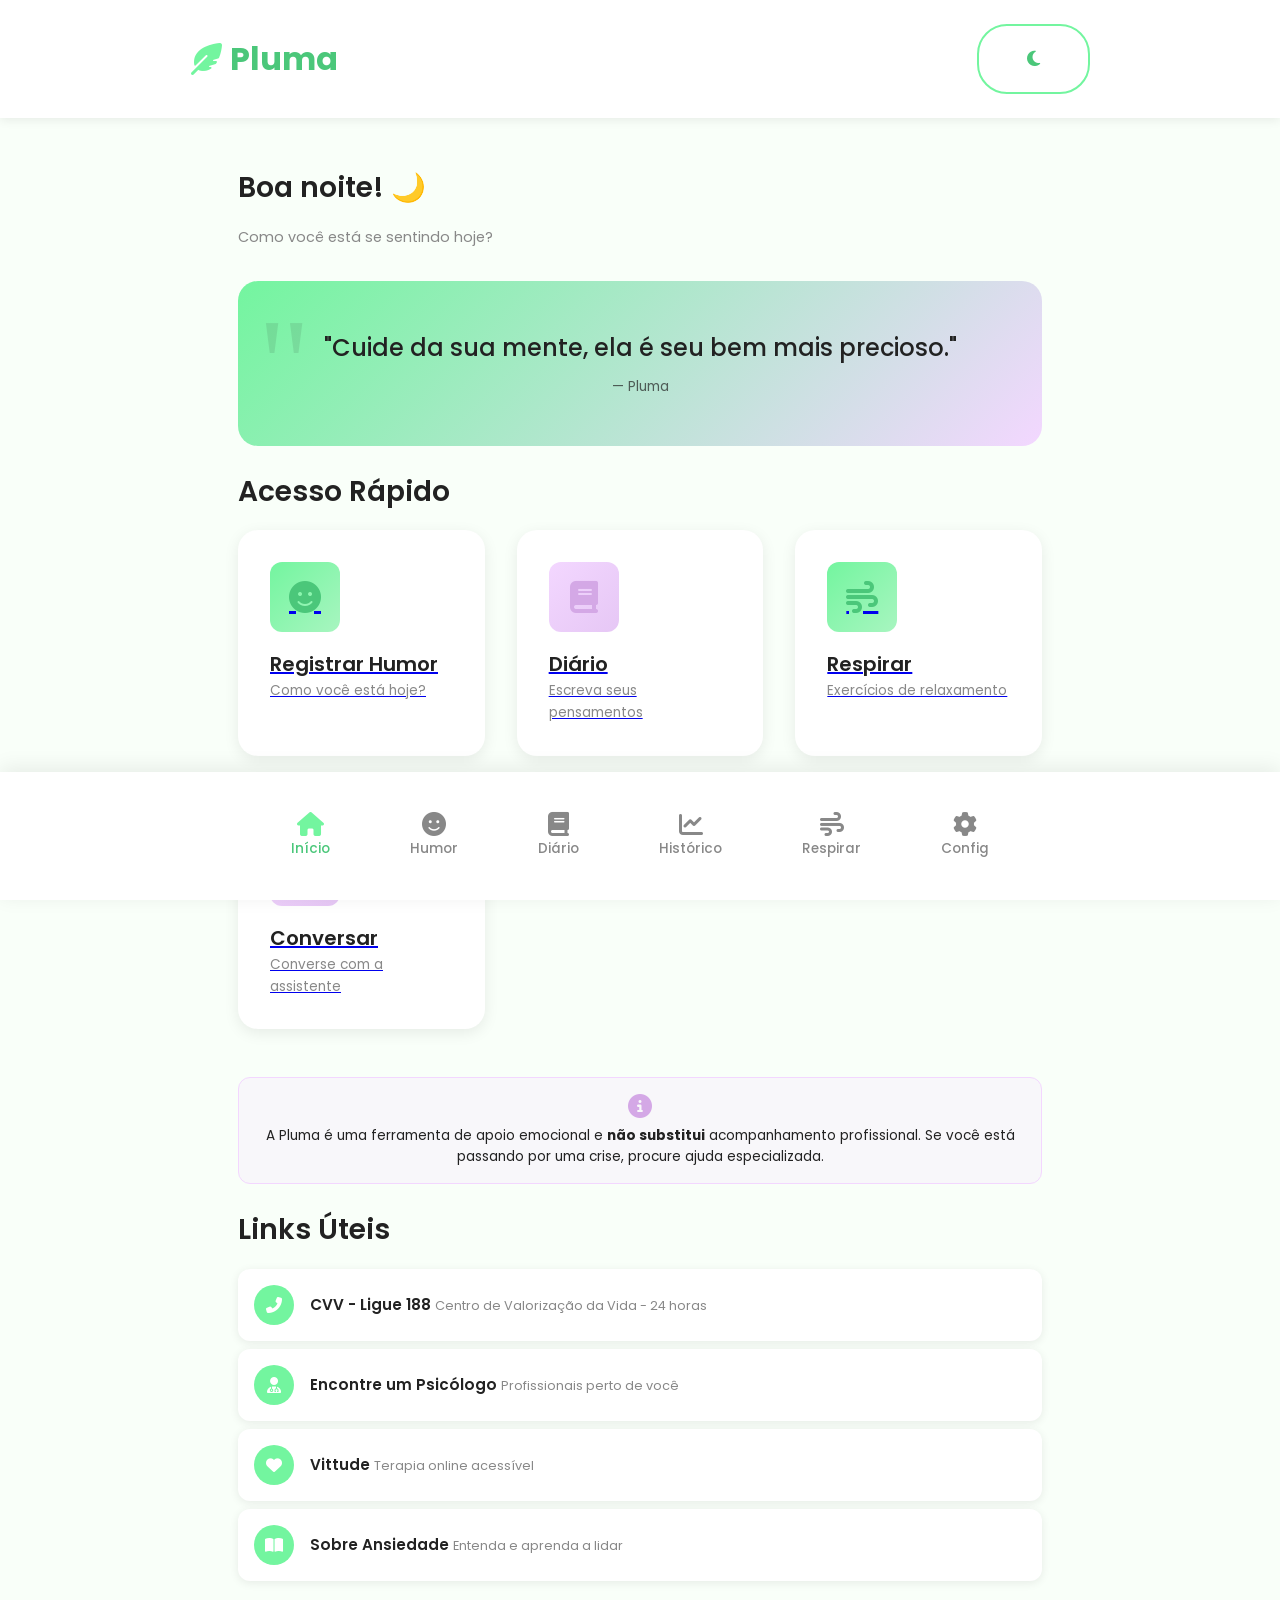
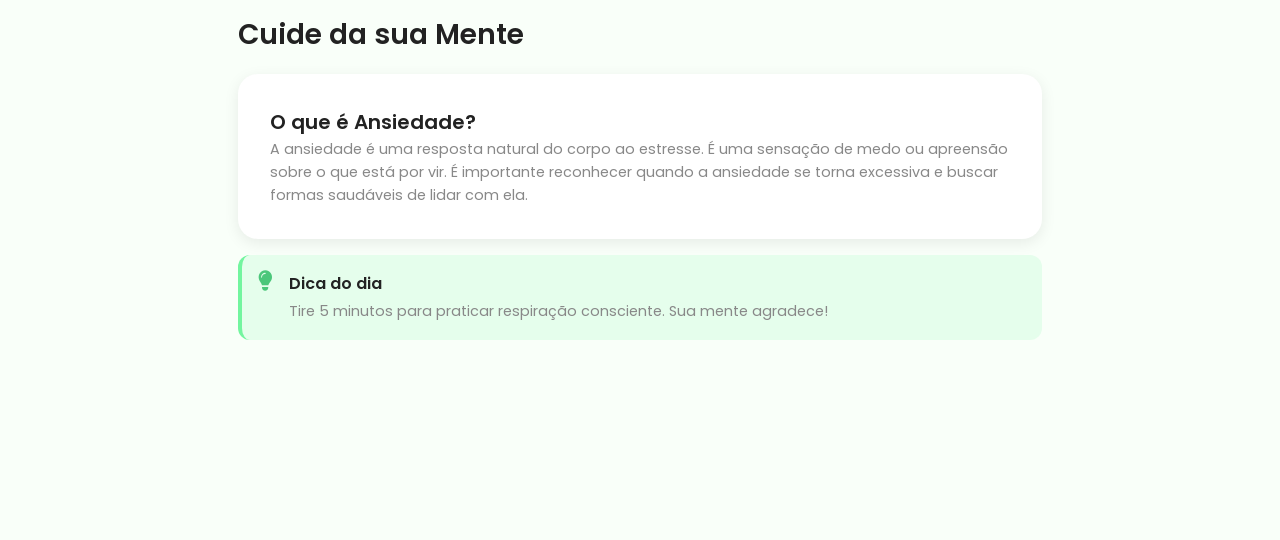
<file: index.html>
<!DOCTYPE html>
<html lang="pt-BR">
<head>
    <meta charset="UTF-8">
    <meta name="viewport" content="width=device-width, initial-scale=1.0, maximum-scale=1.0, user-scalable=no">
    <meta name="description" content="Pluma - Plataforma de apoio emocional e bem-estar. Registre seu humor, escreva seu diário e pratique técnicas de respiração.">
    <meta name="theme-color" content="#73f59f">
    <meta name="apple-mobile-web-app-capable" content="yes">
    <meta name="apple-mobile-web-app-status-bar-style" content="default">
    
    <title>Pluma - Apoio Emocional</title>
    
    <!-- Fonts -->
    <link rel="preconnect" href="https://fonts.googleapis.com">
    <link rel="preconnect" href="https://fonts.gstatic.com" crossorigin>
    <link href="https://fonts.googleapis.com/css2?family=Poppins:wght@300;400;500;600;700&family=Inter:wght@400;500;600&display=swap" rel="stylesheet">
    
    <!-- Font Awesome -->
    <link rel="stylesheet" href="https://cdnjs.cloudflare.com/ajax/libs/font-awesome/6.5.1/css/all.min.css">
    
    <!-- Styles -->
    <link rel="stylesheet" href="css/style.css">
    <link rel="stylesheet" href="css/responsive.css">
</head>
<body>
    <!-- Splash Screen -->
    <div class="splash-screen" id="splashScreen">
        <div class="logo">🪶 Pluma</div>
        <div class="loader"></div>
    </div>

    <!-- Header -->
    <header class="header">
        <div class="header-content">
            <a href="index.html" class="logo">
                <i class="fas fa-feather-alt"></i>
                Pluma
            </a>
            <button class="btn btn-sm btn-outline" id="themeToggle" aria-label="Alternar tema">
                <i class="fas fa-moon"></i>
            </button>
        </div>
    </header>

    <!-- Conteúdo Principal -->
    <main class="container">
        <!-- Saudação -->
        <section class="section fade-in">
            <h1 class="section-title" id="greeting">Olá! 👋</h1>
            <p class="section-subtitle">Como você está se sentindo hoje?</p>
        </section>

        <!-- Mensagem Motivacional -->
        <section class="motivational-box slide-up">
            <p class="motivational-text" id="motivationalQuote">"Cada dia é uma nova oportunidade para cuidar de si mesmo."</p>
            <p class="motivational-author" id="motivationalAuthor">— Pluma</p>
        </section>

        <!-- Acesso Rápido -->
        <section class="section">
            <h2 class="section-title">Acesso Rápido</h2>
            <div class="cards-grid">
                <a href="humor.html" class="card">
                    <div class="card-header">
                        <div class="card-icon verde">
                            <i class="fas fa-smile"></i>
                        </div>
                    </div>
                    <h3 class="card-title">Registrar Humor</h3>
                    <p class="card-subtitle">Como você está hoje?</p>
                </a>
                
                <a href="diario.html" class="card">
                    <div class="card-header">
                        <div class="card-icon lilas">
                            <i class="fas fa-book"></i>
                        </div>
                    </div>
                    <h3 class="card-title">Diário</h3>
                    <p class="card-subtitle">Escreva seus pensamentos</p>
                </a>
                
                <a href="respirar.html" class="card">
                    <div class="card-header">
                        <div class="card-icon verde">
                            <i class="fas fa-wind"></i>
                        </div>
                    </div>
                    <h3 class="card-title">Respirar</h3>
                    <p class="card-subtitle">Exercícios de relaxamento</p>
                </a>
                
                <a href="ia.html" class="card">
                    <div class="card-header">
                        <div class="card-icon lilas">
                            <i class="fas fa-user-doctor"></i>
                        </div>
                    </div>
                    <h3 class="card-title">Conversar</h3>
                    <p class="card-subtitle">Converse com a assistente</p>
                </a>
            </div>
        </section>

        <!-- Aviso Importante -->
        <section class="disclaimer">
            <i class="fas fa-info-circle"></i>
            <p class="disclaimer-text">
                A Pluma é uma ferramenta de apoio emocional e <strong>não substitui</strong> acompanhamento profissional. 
                Se você está passando por uma crise, procure ajuda especializada.
            </p>
        </section>

        <!-- Links Úteis -->
        <section class="section">
            <h2 class="section-title">Links Úteis</h2>
            <div class="useful-links">
                <a href="https://www.cvv.org.br/" target="_blank" rel="noopener noreferrer" class="useful-link">
                    <i class="fas fa-phone-alt"></i>
                    <div class="useful-link-content">
                        <span class="useful-link-title">CVV - Ligue 188</span>
                        <span class="useful-link-description">Centro de Valorização da Vida - 24 horas</span>
                    </div>
                </a>
                
                <a href="https://www.doctoralia.com.br/psicologos" target="_blank" rel="noopener noreferrer" class="useful-link">
                    <i class="fas fa-user-md"></i>
                    <div class="useful-link-content">
                        <span class="useful-link-title">Encontre um Psicólogo</span>
                        <span class="useful-link-description">Profissionais perto de você</span>
                    </div>
                </a>
                
                <a href="https://www.vittude.com/" target="_blank" rel="noopener noreferrer" class="useful-link">
                    <i class="fas fa-heart"></i>
                    <div class="useful-link-content">
                        <span class="useful-link-title">Vittude</span>
                        <span class="useful-link-description">Terapia online acessível</span>
                    </div>
                </a>
                
                <a href="https://www.minhavida.com.br/bem-estar/tudo-sobre/17115-ansiedade" target="_blank" rel="noopener noreferrer" class="useful-link">
                    <i class="fas fa-book-open"></i>
                    <div class="useful-link-content">
                        <span class="useful-link-title">Sobre Ansiedade</span>
                        <span class="useful-link-description">Entenda e aprenda a lidar</span>
                    </div>
                </a>
            </div>
        </section>

        <!-- Conteúdo Informativo -->
        <section class="section">
            <h2 class="section-title">Cuide da sua Mente</h2>
            
            <div class="card">
                <h3 class="card-title">O que é Ansiedade?</h3>
                <p style="font-size: 0.9rem; color: var(--cinza-medio); line-height: 1.6;">
                    A ansiedade é uma resposta natural do corpo ao estresse. É uma sensação de medo ou apreensão 
                    sobre o que está por vir. É importante reconhecer quando a ansiedade se torna excessiva e 
                    buscar formas saudáveis de lidar com ela.
                </p>
            </div>
            
            <div class="alert alert-info">
                <i class="fas fa-lightbulb"></i>
                <div class="alert-content">
                    <p class="alert-title">Dica do dia</p>
                    <p class="alert-text">Tire 5 minutos para praticar respiração consciente. Sua mente agradece!</p>
                </div>
            </div>
        </section>
    </main>

    <!-- Navbar Inferior -->
    <nav class="navbar" aria-label="Navegação principal">
        <div class="navbar-content">
            <a href="index.html" class="nav-item active" aria-current="page">
                <i class="fas fa-home"></i>
                <span>Início</span>
            </a>
            <a href="humor.html" class="nav-item">
                <i class="fas fa-smile"></i>
                <span>Humor</span>
            </a>
            <a href="diario.html" class="nav-item">
                <i class="fas fa-book"></i>
                <span>Diário</span>
            </a>
            <a href="historico.html" class="nav-item">
                <i class="fas fa-chart-line"></i>
                <span>Histórico</span>
            </a>
            <a href="respirar.html" class="nav-item">
                <i class="fas fa-wind"></i>
                <span>Respirar</span>
            </a>
            <a href="config.html" class="nav-item">
                <i class="fas fa-cog"></i>
                <span>Config</span>
            </a>
        </div>
    </nav>

    <!-- Scripts -->
    <script src="js/app.js"></script>
    <script src="js/notificacoes.js"></script>
</body>
</html>
</file>
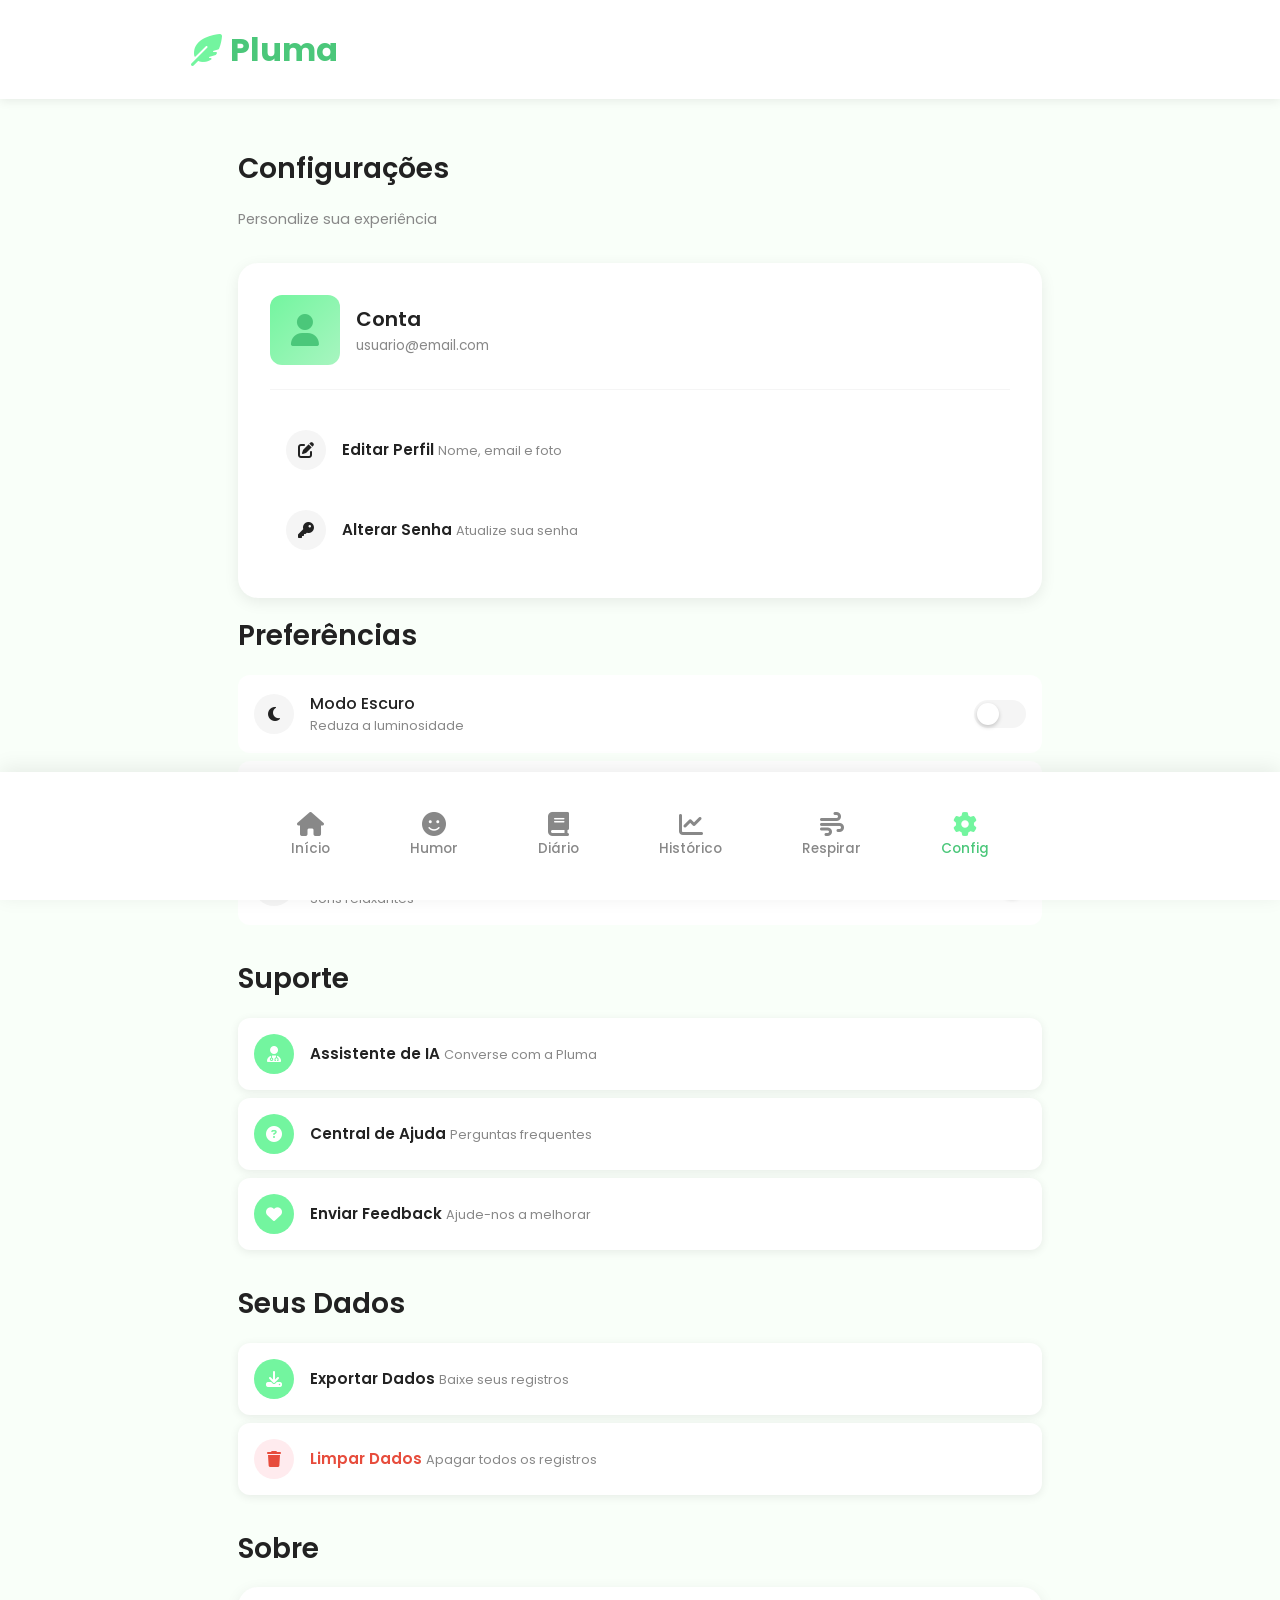
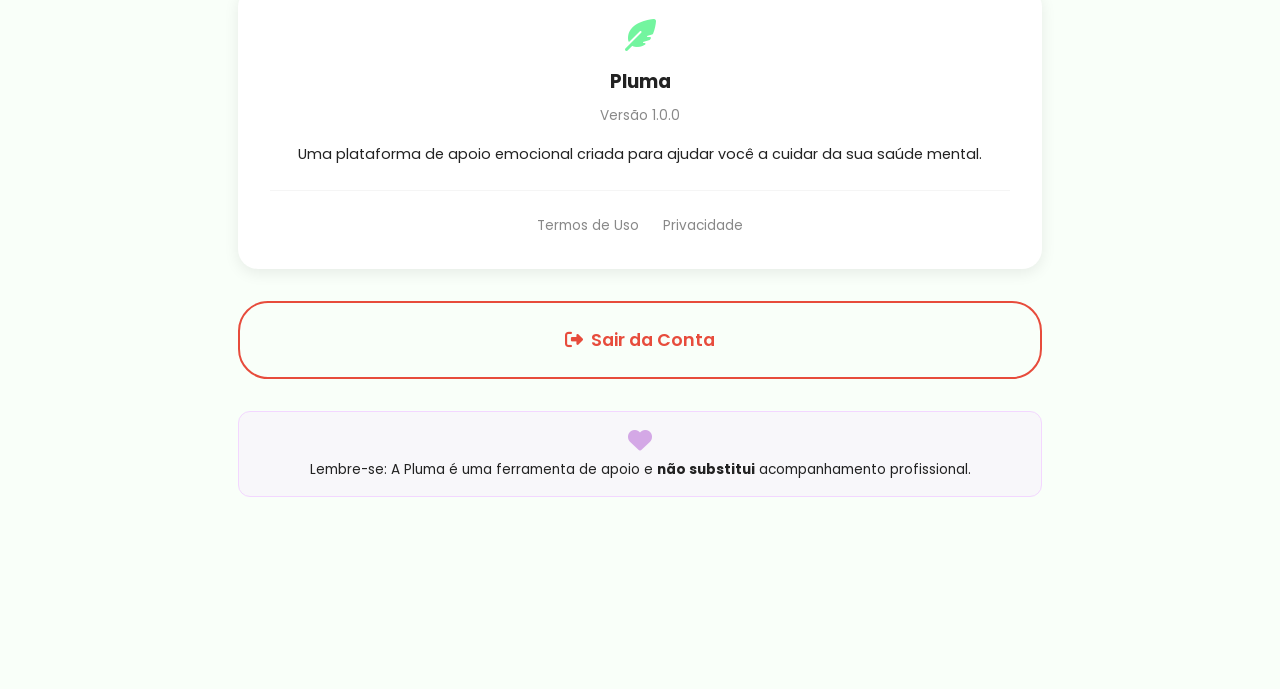
<file: config.html>
<!DOCTYPE html>
<html lang="pt-BR">
<head>
    <meta charset="UTF-8">
    <meta name="viewport" content="width=device-width, initial-scale=1.0, maximum-scale=1.0, user-scalable=no">
    <meta name="description" content="Pluma - Configurações e preferências do aplicativo.">
    <meta name="theme-color" content="#73f59f">
    
    <title>Pluma - Configurações</title>
    
    <!-- Fonts -->
    <link rel="preconnect" href="https://fonts.googleapis.com">
    <link rel="preconnect" href="https://fonts.gstatic.com" crossorigin>
    <link href="https://fonts.googleapis.com/css2?family=Poppins:wght@300;400;500;600;700&family=Inter:wght@400;500;600&display=swap" rel="stylesheet">
    
    <!-- Font Awesome -->
    <link rel="stylesheet" href="https://cdnjs.cloudflare.com/ajax/libs/font-awesome/6.5.1/css/all.min.css">
    
    <!-- Styles -->
    <link rel="stylesheet" href="css/style.css">
    <link rel="stylesheet" href="css/responsive.css">
</head>
<body>
    <!-- Header -->
    <header class="header">
        <div class="header-content">
            <a href="index.html" class="logo">
                <i class="fas fa-feather-alt"></i>
                Pluma
            </a>
        </div>
    </header>

    <!-- Conteúdo Principal -->
    <main class="container">
        <!-- Header da Página -->
        <section class="section fade-in">
            <h1 class="section-title">Configurações</h1>
            <p class="section-subtitle">Personalize sua experiência</p>
        </section>

        <!-- Perfil -->
        <section class="card slide-up">
            <div class="card-header">
                <div class="card-icon verde">
                    <i class="fas fa-user"></i>
                </div>
                <div>
                    <h3 class="card-title">Conta</h3>
                    <p class="card-subtitle" id="userEmail">usuario@email.com</p>
                </div>
            </div>
            <div class="divider"></div>
            <div class="useful-links" style="box-shadow: none;">
                <a href="#" class="useful-link" style="box-shadow: none;" id="editProfile">
                    <i class="fas fa-edit" style="background: var(--cinza-claro); color: var(--texto-escuro);"></i>
                    <div class="useful-link-content">
                        <span class="useful-link-title">Editar Perfil</span>
                        <span class="useful-link-description">Nome, email e foto</span>
                    </div>
                </a>
                <a href="#" class="useful-link" style="box-shadow: none;" id="changePassword">
                    <i class="fas fa-key" style="background: var(--cinza-claro); color: var(--texto-escuro);"></i>
                    <div class="useful-link-content">
                        <span class="useful-link-title">Alterar Senha</span>
                        <span class="useful-link-description">Atualize sua senha</span>
                    </div>
                </a>
            </div>
        </section>

        <!-- Preferências -->
        <section class="section">
            <h2 class="section-title">Preferências</h2>
            
            <!-- Dark Mode -->
            <div class="toggle-wrapper">
                <div class="toggle-label">
                    <i class="fas fa-moon"></i>
                    <div>
                        <span style="font-weight: 500;">Modo Escuro</span>
                        <p style="font-size: 0.8rem; color: var(--cinza-medio);">Reduza a luminosidade</p>
                    </div>
                </div>
                <label class="toggle-switch">
                    <input type="checkbox" id="darkModeToggle">
                    <span class="toggle-slider"></span>
                </label>
            </div>

            <!-- Notificações -->
            <div class="toggle-wrapper">
                <div class="toggle-label">
                    <i class="fas fa-bell"></i>
                    <div>
                        <span style="font-weight: 500;">Notificações</span>
                        <p style="font-size: 0.8rem; color: var(--cinza-medio);">Desligue para não receber nenhum lembrete</p>
                    </div>
                </div>
                <label class="toggle-switch">
                    <input type="checkbox" id="notificationsToggle">
                    <span class="toggle-slider"></span>
                </label>
            </div>

            <!-- Opções de notificação -->
            <div class="notificacoes-opcoes" id="notificacoesOpcoes" hidden>
                <p class="notificacoes-aviso">
                    <i class="fas fa-heart"></i>
                    Enviamos <strong>no máximo 1 lembrete por dia</strong>, no horário que você escolher.
                    Nada é enviado se você desligar esta opção.
                </p>

                <div class="toggle-wrapper">
                    <div class="toggle-label">
                        <i class="fas fa-book"></i>
                        <div>
                            <span style="font-weight: 500;">Reflexões do dia</span>
                            <p style="font-size: 0.8rem; color: var(--cinza-medio);">Sugerir uma escrita no diário</p>
                        </div>
                    </div>
                    <label class="toggle-switch">
                        <input type="checkbox" id="notificacaoDiario">
                        <span class="toggle-slider"></span>
                    </label>
                </div>

                <div class="toggle-wrapper">
                    <div class="toggle-label">
                        <i class="fas fa-smile"></i>
                        <div>
                            <span style="font-weight: 500;">Registro de humor</span>
                            <p style="font-size: 0.8rem; color: var(--cinza-medio);">Sugerir registrar como você está</p>
                        </div>
                    </div>
                    <label class="toggle-switch">
                        <input type="checkbox" id="notificacaoHumor">
                        <span class="toggle-slider"></span>
                    </label>
                </div>

                <div class="toggle-wrapper">
                    <div class="toggle-label">
                        <i class="fas fa-wind"></i>
                        <div>
                            <span style="font-weight: 500;">Respiração 3-4-5</span>
                            <p style="font-size: 0.8rem; color: var(--cinza-medio);">Sugerir um exercício de respiração</p>
                        </div>
                    </div>
                    <label class="toggle-switch">
                        <input type="checkbox" id="notificacaoRespiracao">
                        <span class="toggle-slider"></span>
                    </label>
                </div>

                <div class="form-group">
                    <label class="form-label" for="notificacaoHorario">Horário do lembrete</label>
                    <input type="time" id="notificacaoHorario" class="form-input" value="20:00">
                </div>

                <button class="btn btn-outline btn-block" id="testNotificacaoBtn">
                    <i class="fas fa-paper-plane"></i>
                    Enviar notificação de teste
                </button>

                <p class="notificacoes-status" id="notificacoesStatus"></p>
            </div>

            <!-- Sons -->
            <div class="toggle-wrapper">
                <div class="toggle-label">
                    <i class="fas fa-volume-up"></i>
                    <div>
                        <span style="font-weight: 500;">Sons</span>
                        <p style="font-size: 0.8rem; color: var(--cinza-medio);">Sons relaxantes</p>
                    </div>
                </div>
                <label class="toggle-switch">
                    <input type="checkbox" id="soundsToggle" checked>
                    <span class="toggle-slider"></span>
                </label>
            </div>
        </section>

        <!-- Suporte -->
        <section class="section">
            <h2 class="section-title">Suporte</h2>
            <div class="useful-links">
                <a href="ia.html" class="useful-link">
                    <i class="fas fa-user-doctor"></i>
                    <div class="useful-link-content">
                        <span class="useful-link-title">Assistente de IA</span>
                        <span class="useful-link-description">Converse com a Pluma</span>
                    </div>
                </a>
                <a href="#" class="useful-link" id="helpCenter">
                    <i class="fas fa-question-circle"></i>
                    <div class="useful-link-content">
                        <span class="useful-link-title">Central de Ajuda</span>
                        <span class="useful-link-description">Perguntas frequentes</span>
                    </div>
                </a>
                <a href="#" class="useful-link" id="feedback">
                    <i class="fas fa-heart"></i>
                    <div class="useful-link-content">
                        <span class="useful-link-title">Enviar Feedback</span>
                        <span class="useful-link-description">Ajude-nos a melhorar</span>
                    </div>
                </a>
            </div>
        </section>

        <!-- Dados -->
        <section class="section">
            <h2 class="section-title">Seus Dados</h2>
            <div class="useful-links">
                <a href="#" class="useful-link" id="exportData">
                    <i class="fas fa-download" style="background: var(--verde-claro);"></i>
                    <div class="useful-link-content">
                        <span class="useful-link-title">Exportar Dados</span>
                        <span class="useful-link-description">Baixe seus registros</span>
                    </div>
                </a>
                <a href="#" class="useful-link" id="clearData" style="border-left-color: #e74c3c;">
                    <i class="fas fa-trash" style="background: #ffebee; color: #e74c3c;"></i>
                    <div class="useful-link-content">
                        <span class="useful-link-title" style="color: #e74c3c;">Limpar Dados</span>
                        <span class="useful-link-description">Apagar todos os registros</span>
                    </div>
                </a>
            </div>
        </section>

        <!-- Sobre -->
        <section class="section">
            <h2 class="section-title">Sobre</h2>
            <div class="card" style="text-align: center;">
                <i class="fas fa-feather-alt" style="font-size: 2rem; color: var(--verde-claro); margin-bottom: var(--espacamento-md);"></i>
                <h3 style="margin-bottom: var(--espacamento-sm);">Pluma</h3>
                <p style="font-size: 0.85rem; color: var(--cinza-medio); margin-bottom: var(--espacamento-md);">
                    Versão 1.0.0
                </p>
                <p style="font-size: 0.9rem; color: var(--texto-escuro); line-height: 1.6;">
                    Uma plataforma de apoio emocional criada para ajudar você a cuidar da sua saúde mental.
                </p>
                <div class="divider"></div>
                <div style="display: flex; justify-content: center; gap: var(--espacamento-lg);">
                    <a href="#" style="color: var(--cinza-medio); text-decoration: none; font-size: 0.85rem;">Termos de Uso</a>
                    <a href="#" style="color: var(--cinza-medio); text-decoration: none; font-size: 0.85rem;">Privacidade</a>
                </div>
            </div>
        </section>

        <!-- Logout -->
        <section class="section">
            <button class="btn btn-outline btn-block" id="logoutBtn" style="border-color: #e74c3c; color: #e74c3c;">
                <i class="fas fa-sign-out-alt"></i>
                Sair da Conta
            </button>
        </section>

        <!-- Aviso -->
        <section class="disclaimer" style="margin-top: var(--espacamento-lg);">
            <i class="fas fa-heart"></i>
            <p class="disclaimer-text">
                Lembre-se: A Pluma é uma ferramenta de apoio e <strong>não substitui</strong> acompanhamento profissional.
            </p>
        </section>
    </main>

    <!-- Navbar Inferior -->
    <nav class="navbar" aria-label="Navegação principal">
        <div class="navbar-content">
            <a href="index.html" class="nav-item">
                <i class="fas fa-home"></i>
                <span>Início</span>
            </a>
            <a href="humor.html" class="nav-item">
                <i class="fas fa-smile"></i>
                <span>Humor</span>
            </a>
            <a href="diario.html" class="nav-item">
                <i class="fas fa-book"></i>
                <span>Diário</span>
            </a>
            <a href="historico.html" class="nav-item">
                <i class="fas fa-chart-line"></i>
                <span>Histórico</span>
            </a>
            <a href="respirar.html" class="nav-item">
                <i class="fas fa-wind"></i>
                <span>Respirar</span>
            </a>
            <a href="config.html" class="nav-item active" aria-current="page">
                <i class="fas fa-cog"></i>
                <span>Config</span>
            </a>
        </div>
    </nav>

    <!-- Scripts -->
    <script src="js/app.js"></script>
    <script src="js/notificacoes.js"></script>
    <script>
        // Configurações da página
        document.addEventListener('DOMContentLoaded', function() {
            // Dark Mode Toggle
            const darkModeToggle = document.getElementById('darkModeToggle');
            darkModeToggle.checked = document.documentElement.getAttribute('data-theme') === 'dark';
            
            darkModeToggle.addEventListener('change', function() {
                const theme = this.checked ? 'dark' : 'light';
                document.documentElement.setAttribute('data-theme', theme);
                localStorage.setItem('pluma_theme', theme);
            });

            // Sons Toggle
            const soundsToggle = document.getElementById('soundsToggle');
            soundsToggle.checked = localStorage.getItem('pluma_sounds') !== 'false';
            
            soundsToggle.addEventListener('change', function() {
                localStorage.setItem('pluma_sounds', this.checked);
            });

            // Carregar email do usuário
            const user = JSON.parse(localStorage.getItem('pluma_user') || '{}');
            if (user.email) {
                document.getElementById('userEmail').textContent = user.email;
            }

            // Exportar dados
            document.getElementById('exportData').addEventListener('click', function(e) {
                e.preventDefault();
                const data = {
                    moods: JSON.parse(localStorage.getItem('pluma_moods') || '[]'),
                    diary: JSON.parse(localStorage.getItem('pluma_diary') || '[]'),
                    breathing: JSON.parse(localStorage.getItem('pluma_breathing') || '{}')
                };
                
                const blob = new Blob([JSON.stringify(data, null, 2)], { type: 'application/json' });
                const url = URL.createObjectURL(blob);
                const a = document.createElement('a');
                a.href = url;
                a.download = 'pluma_dados_' + new Date().toISOString().split('T')[0] + '.json';
                a.click();
                URL.revokeObjectURL(url);
                
                alert('Dados exportados com sucesso!');
            });

            // Limpar dados
            document.getElementById('clearData').addEventListener('click', function(e) {
                e.preventDefault();
                if (confirm('Tem certeza que deseja apagar todos os seus dados? Esta ação não pode ser desfeita.')) {
                    localStorage.removeItem('pluma_moods');
                    localStorage.removeItem('pluma_diary');
                    localStorage.removeItem('pluma_breathing');
                    localStorage.removeItem('pluma_notificacoes');
                    localStorage.removeItem('pluma_notificacoes_envio');
                    alert('Dados apagados com sucesso!');
                    location.reload();
                }
            });

            // Logout
            document.getElementById('logoutBtn').addEventListener('click', function() {
                if (confirm('Deseja realmente sair?')) {
                    localStorage.removeItem('pluma_user');
                    localStorage.removeItem('pluma_logged_in');
                    window.location.href = 'login.html';
                }
            });

            // Feedback
            document.getElementById('feedback').addEventListener('click', function(e) {
                e.preventDefault();
                alert('Obrigado pelo interesse! Em breve disponibilizaremos um formulário de feedback.');
            });

            // Central de Ajuda
            document.getElementById('helpCenter').addEventListener('click', function(e) {
                e.preventDefault();
                alert('Central de Ajuda em desenvolvimento. Por enquanto, use o Chat de Apoio!');
            });

            // Editar Perfil
            document.getElementById('editProfile').addEventListener('click', function(e) {
                e.preventDefault();
                const newName = prompt('Digite seu nome:', user.name || '');
                if (newName !== null) {
                    user.name = newName;
                    localStorage.setItem('pluma_user', JSON.stringify(user));
                    alert('Perfil atualizado!');
                }
            });

            // Alterar Senha
            document.getElementById('changePassword').addEventListener('click', function(e) {
                e.preventDefault();
                alert('Funcionalidade de alteração de senha em desenvolvimento.');
            });
        });
    </script>
</body>
</html>
</file>
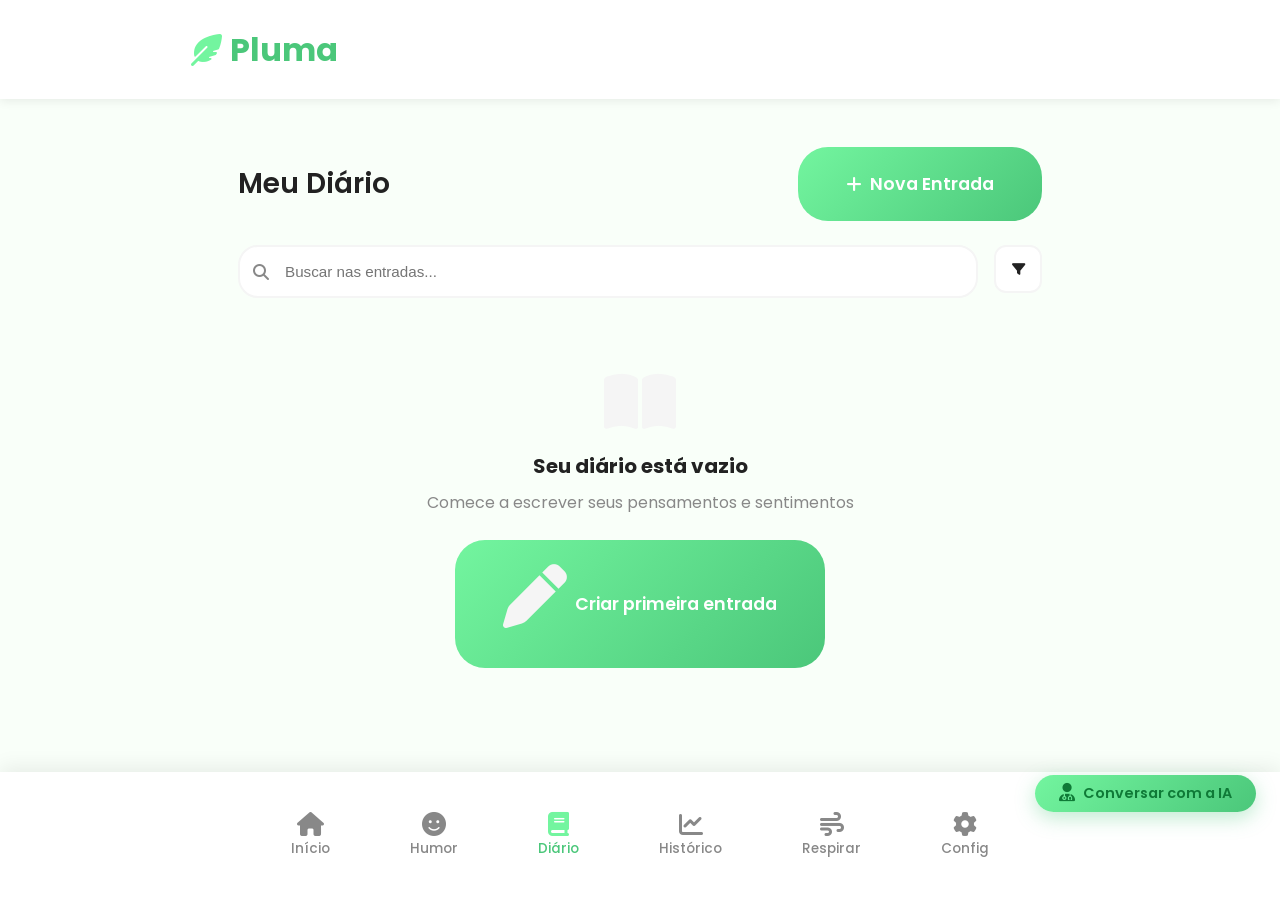
<file: diario.html>
<!DOCTYPE html>
<html lang="pt-BR">
<head>
    <meta charset="UTF-8">
    <meta name="viewport" content="width=device-width, initial-scale=1.0, maximum-scale=1.0, user-scalable=no">
    <meta name="description" content="Pluma - Seu diário emocional. Escreva seus pensamentos e reflexões.">
    <meta name="theme-color" content="#73f59f">
    
    <title>Pluma - Diário Emocional</title>
    
    <!-- Fonts -->
    <link rel="preconnect" href="https://fonts.googleapis.com">
    <link rel="preconnect" href="https://fonts.gstatic.com" crossorigin>
    <link href="https://fonts.googleapis.com/css2?family=Poppins:wght@300;400;500;600;700&family=Inter:wght@400;500;600&display=swap" rel="stylesheet">
    
    <!-- Font Awesome -->
    <link rel="stylesheet" href="https://cdnjs.cloudflare.com/ajax/libs/font-awesome/6.5.1/css/all.min.css">
    
    <!-- Styles -->
    <link rel="stylesheet" href="css/style.css">
    <link rel="stylesheet" href="css/diario.css">
    <link rel="stylesheet" href="css/ia.css">
    <link rel="stylesheet" href="css/responsive.css">
</head>
<body>
    <!-- Header -->
    <header class="header">
        <div class="header-content">
            <a href="index.html" class="logo">
                <i class="fas fa-feather-alt"></i>
                Pluma
            </a>
        </div>
    </header>

    <!-- Conteúdo Principal -->
    <main class="container">
        <!-- Lista de Entradas -->
        <div id="diaryList">
            <!-- Header do Diário -->
            <div class="diary-header">
                <h2>Meu Diário</h2>
                <button class="btn btn-primary new-entry-btn" id="newEntryBtn">
                    <i class="fas fa-plus"></i>
                    Nova Entrada
                </button>
            </div>

            <!-- Filtros -->
            <div class="diary-filters">
                <div class="search-wrapper">
                    <i class="fas fa-search"></i>
                    <input type="text" id="searchInput" placeholder="Buscar nas entradas...">
                </div>
                <button class="filter-btn" id="filterBtn" aria-label="Filtrar">
                    <i class="fas fa-filter"></i>
                </button>
            </div>

            <!-- Entradas do Diário -->
            <div class="diary-entries" id="diaryEntries">
                <!-- Entradas serão inseridas via JavaScript -->
            </div>

            <!-- Estado Vazio -->
            <div class="diary-empty" id="diaryEmpty" style="display: none;">
                <i class="fas fa-book-open"></i>
                <h3>Seu diário está vazio</h3>
                <p>Comece a escrever seus pensamentos e sentimentos</p>
                <button class="btn btn-primary" id="emptyNewEntryBtn">
                    <i class="fas fa-pen"></i>
                    Criar primeira entrada
                </button>
            </div>
        </div>

        <!-- Visualização de Entrada -->
        <div class="entry-view" id="entryView">
            <div class="entry-view-header">
                <button class="back-btn" id="backBtn">
                    <i class="fas fa-arrow-left"></i>
                    Voltar
                </button>
                <div class="entry-actions">
                    <button class="entry-action" id="editEntryBtn">
                        <i class="fas fa-edit"></i>
                    </button>
                    <button class="entry-action delete" id="deleteEntryBtn">
                        <i class="fas fa-trash"></i>
                    </button>
                </div>
            </div>
            <div class="entry-view-content" id="entryViewContent">
                <!-- Conteúdo será inserido via JavaScript -->
            </div>
        </div>
    </main>

    <!-- Modal de Nova/Editar Entrada -->
    <div class="modal-overlay" id="entryModal">
        <div class="modal">
            <div class="modal-header">
                <h3 id="modalTitle">Nova Entrada</h3>
                <button class="modal-close" id="closeModal" aria-label="Fechar">
                    <i class="fas fa-times"></i>
                </button>
            </div>
            <div class="modal-body">
                <form id="entryForm">
                    <!-- Seletor de Emoção -->
                    <div class="emotion-selector">
                        <span class="emotion-selector-label">Como você está se sentindo?</span>
                        <div class="emotion-options" id="emotionOptions">
                            <div class="emotion-option" data-emotion="otimo" title="Ótimo">😄</div>
                            <div class="emotion-option" data-emotion="bem" title="Bem">🙂</div>
                            <div class="emotion-option" data-emotion="mais-ou-menos" title="Mais ou menos">😐</div>
                            <div class="emotion-option" data-emotion="mal" title="Mal">😔</div>
                            <div class="emotion-option" data-emotion="depressivo" title="Depressivo">😢</div>
                            <div class="emotion-option" data-emotion="ansioso" title="Ansioso">😰</div>
                        </div>
                    </div>

                    <!-- Título -->
                    <div class="form-group">
                        <label class="form-label" for="entryTitle">Título</label>
                        <input 
                            type="text" 
                            class="form-input" 
                            id="entryTitle" 
                            placeholder="Dê um título para esta entrada..."
                            maxlength="100"
                            required
                        >
                    </div>

<!-- Texto -->
                    <div class="form-group">
                        <label class="form-label" for="entryText">O que está na sua mente?</label>
                        <textarea 
                            class="form-textarea" 
                            id="entryText" 
                            placeholder="Escreva livremente seus pensamentos, sentimentos, reflexões..."
                            rows="6"
                        ></textarea>
                        <small class="form-hint">Opcional: você pode escrever livremente ou responder às perguntas orientadoras abaixo.</small>
                    </div>

                    <!-- Perguntas orientadoras (opcional) -->
                    <div class="perguntas-guia">
                        <button 
                            type="button" 
                            class="perguntas-guia-toggle" 
                            id="perguntasGuiaToggle" 
                            aria-expanded="false" 
                            aria-controls="perguntasGuiaLista"
                        >
                            <i class="fas fa-chevron-down"></i>
                            <span>Perguntas orientadoras</span>
                            <small>opcional</small>
                        </button>
                        <p class="perguntas-guia-dica" id="perguntasGuiaDica">
                            Responda só o que fizer sentido. Você pode deixar em branco ou não abrir esta lista.
                        </p>
                        <div class="perguntas-guia-lista" id="perguntasGuiaLista"></div>
                    </div>

                </form>
            </div>
            <div class="modal-footer">
                <button class="btn btn-outline" id="cancelEntry">Cancelar</button>
                <button class="btn btn-primary" id="saveEntry">
                    <i class="fas fa-save"></i>
                    Salvar
                </button>
            </div>
        </div>
    </div>

    <!-- Modal de Conversa com a IA -->
    <div class="modal-overlay" id="aiModal">
        <div class="modal">
            <div class="ai-modal-header">
                <div class="ai-modal-info">
                    <div class="ai-modal-title">
                        <i class="fas fa-user-doctor"></i>
                        <span>Assistente Pluma</span>
                    </div>
                    <div class="ai-modal-subtitle" id="aiModalSubtitle"></div>
                </div>
                <div class="ai-header-actions">
                    <button class="ai-btn-ghost" id="aiNovoBtn" aria-label="Nova conversa" title="Nova conversa">
                        <i class="fas fa-plus"></i>
                    </button>
                    <button class="ai-btn-ghost" id="aiHistoricoBtn" aria-label="Conversas salvas" title="Conversas salvas">
                        <i class="fas fa-clock-rotate-left"></i>
                    </button>
                    <button class="ai-btn-ghost" id="aiLimparBtn" aria-label="Excluir conversa" title="Excluir conversa">
                        <i class="fas fa-trash"></i>
                    </button>
                    <button class="ai-btn-ghost" id="aiConfigBtn" aria-label="Configurações" title="Configurações">
                        <i class="fas fa-gear"></i>
                    </button>
                    <button class="ai-btn-ghost" id="aiCloseModal" aria-label="Fechar">
                        <i class="fas fa-times"></i>
                    </button>
                </div>
            </div>

            <div class="ai-crisis-alert" id="aiCrisisAlert">
                <i class="fas fa-heart-pulse"></i>
                <p>
                    Seu bem-estar importa. Se estiver em crise, ligue para o
                    <strong>CVV: 188</strong> (gratuito, 24h). Você não precisa passar por isso sozinho(a).
                </p>
            </div>

            <div class="ai-messages" id="aiMessages"></div>

            <div class="ai-typing" id="aiTyping">
                <div class="ai-dots">
                    <span class="ai-dot"></span>
                    <span class="ai-dot"></span>
                    <span class="ai-dot"></span>
                </div>
                <span>O assistente está escrevendo...</span>
            </div>

            <div class="ai-status" id="aiStatus"></div>

            <!-- Histórico de conversas salvas -->
            <div class="ai-historico-backdrop" id="aiHistoricoBackdrop"></div>
            <aside class="ai-historico" id="aiHistorico" aria-label="Conversas salvas">
                <div class="ai-historico-header">
                    <div class="ai-historico-title">
                        <i class="fas fa-clock-rotate-left"></i>
                        <span>Conversas salvas</span>
                    </div>
                    <button class="ai-btn-ghost" id="aiHistoricoFechar" aria-label="Fechar histórico">
                        <i class="fas fa-times"></i>
                    </button>
                </div>
                <div class="ai-historico-lista" id="aiHistoricoLista"></div>
                <small class="ai-disclaimer ai-historico-aviso">
                    <i class="fas fa-lock"></i>
                    Cada conversa fica salva só no seu navegador. Toque em uma para continuar de onde parou.
                </small>
            </aside>

            <form class="ai-config-panel" id="aiConfigPanel">
                <div class="ai-config-title">
                    <i class="fas fa-robot"></i>
                    Provedor de IA
                </div>

                <div class="form-group" style="margin-bottom: 0;">
                    <label class="form-label" for="aiConfigProvider">Onde a IA roda</label>
                    <select class="form-input" id="aiConfigProvider">
                        <option value="cloud">Nuvem (recomendado) — não precisa instalar nada</option>
                        <option value="local">Local — Ollama rodando no seu computador</option>
                    </select>
                    <small style="color: var(--cinza-medio); font-size: 0.8rem;">
                        Na nuvem, a chave da API fica no servidor do site: nada de segredo é enviado ao navegador.
                    </small>
                </div>

                <div class="form-group" id="aiConfigLocal" style="margin-bottom: 0; display: none;">
                    <label class="form-label" for="aiConfigUrl">Endereço do Ollama</label>
                    <input type="text" class="form-input" id="aiConfigUrl" placeholder="http://localhost:11434">
                </div>

                <div class="form-group" style="margin-bottom: 0;">
                    <label class="form-label" for="aiConfigModel">Modelo</label>
                    <input type="text" class="form-input" id="aiConfigModel" list="aiModelos" placeholder="gpt-oss:20b">
                    <datalist id="aiModelos"></datalist>
                    <small id="aiConfigModelHint" style="color: var(--cinza-medio); font-size: 0.8rem;">
                        Na nuvem: gpt-oss:20b (recomendado), gpt-oss:120b, gemma4:31b…
                    </small>
                </div>

                <div class="ai-config-actions">
                    <button type="button" class="btn btn-outline" id="aiCancelConfigBtn">Fechar</button>
                    <button type="submit" class="btn btn-primary">Salvar e testar</button>
                </div>
            </form>

            <form class="ai-input-area" id="aiForm">
                <div class="ai-input-wrapper">
                    <textarea id="aiInput" rows="1" placeholder="O que você quer falar sobre o seu dia?" maxlength="2000"></textarea>
                    <button type="submit" class="ai-send-btn" id="aiSendBtn" aria-label="Enviar">
                        <i class="fas fa-paper-plane"></i>
                    </button>
                </div>
                <small class="ai-disclaimer">
                    <i class="fas fa-circle-info"></i>
                    A Pluma é uma ferramenta de apoio emocional e não substitui acompanhamento profissional.
                </small>
            </form>
        </div>
    </div>

    <!-- Botão flutuante: conversar com a IA sem precisar criar um diário -->
    <button class="ai-fab" id="aiFab" aria-label="Conversar com a IA">
        <i class="fas fa-user-doctor"></i>
        <span class="ai-fab-label">Conversar com a IA</span>
    </button>

    <!-- Navbar Inferior -->
    <nav class="navbar" aria-label="Navegação principal">
        <div class="navbar-content">
            <a href="index.html" class="nav-item">
                <i class="fas fa-home"></i>
                <span>Início</span>
            </a>
            <a href="humor.html" class="nav-item">
                <i class="fas fa-smile"></i>
                <span>Humor</span>
            </a>
            <a href="diario.html" class="nav-item active" aria-current="page">
                <i class="fas fa-book"></i>
                <span>Diário</span>
            </a>
            <a href="historico.html" class="nav-item">
                <i class="fas fa-chart-line"></i>
                <span>Histórico</span>
            </a>
            <a href="respirar.html" class="nav-item">
                <i class="fas fa-wind"></i>
                <span>Respirar</span>
            </a>
            <a href="config.html" class="nav-item">
                <i class="fas fa-cog"></i>
                <span>Config</span>
            </a>
        </div>
    </nav>

    <!-- Scripts -->
    <script src="js/app.js"></script>
    <script src="js/notificacoes.js"></script>
    <script src="js/ia.js"></script>
    <script src="js/diario.js"></script>
</body>
</html>
</file>
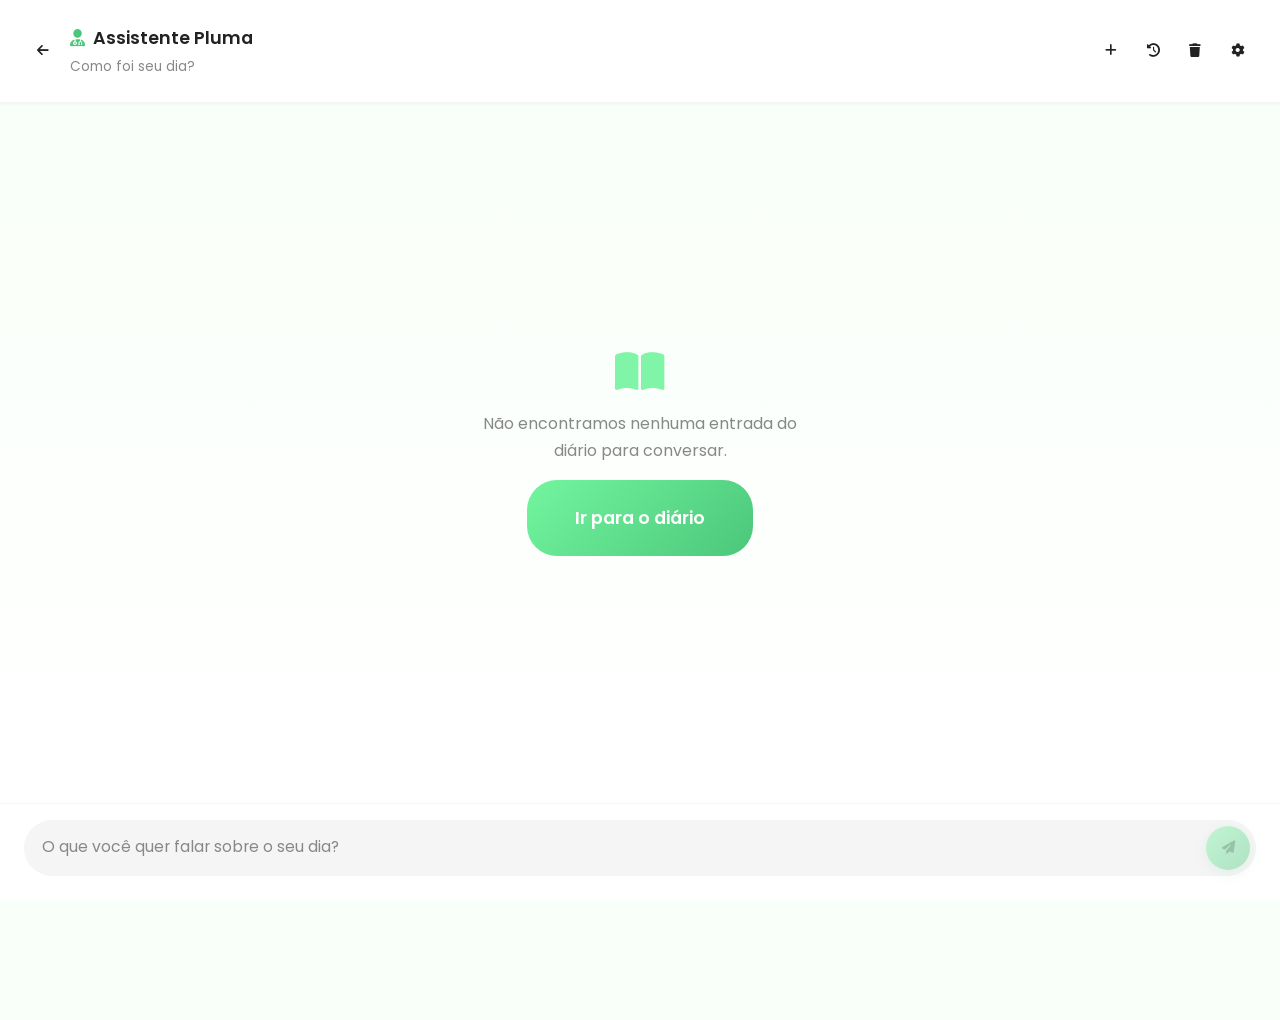
<file: ia.html>
<!DOCTYPE html>
<html lang="pt-BR">
<head>
    <meta charset="UTF-8">
    <meta name="viewport" content="width=device-width, initial-scale=1.0, maximum-scale=1.0, user-scalable=no">
    <meta name="description" content="Pluma - Fale com o assistente de IA sobre como foi seu dia">
    <title>Pluma - Assistente</title>
    <link rel="stylesheet" href="https://cdnjs.cloudflare.com/ajax/libs/font-awesome/6.5.1/css/all.min.css">
    <link href="https://fonts.googleapis.com/css2?family=Poppins:wght@300;400;500;600&display=swap" rel="stylesheet">
    <link rel="stylesheet" href="css/style.css">
    <link rel="stylesheet" href="css/ia.css">
    <link rel="stylesheet" href="css/responsive.css">
</head>
<body>
    <!-- Tela cheia de conversa -->
    <div class="ai-page">

        <header class="ai-modal-header">
            <div class="ai-header-left">
                <button class="ai-btn-ghost ai-voltar" id="aiVoltarBtn" aria-label="Voltar" title="Voltar">
                    <i class="fas fa-arrow-left"></i>
                </button>
                <div class="ai-modal-info">
                    <div class="ai-modal-title">
                        <i class="fas fa-user-doctor"></i>
                        <span>Assistente Pluma</span>
                    </div>
                    <div class="ai-modal-subtitle" id="aiModalSubtitle">Como foi seu dia?</div>
                </div>
            </div>
            <div class="ai-header-actions">
                <button class="ai-btn-ghost" id="aiNovoBtn" aria-label="Nova conversa" title="Nova conversa">
                    <i class="fas fa-plus"></i>
                </button>
                <button class="ai-btn-ghost" id="aiHistoricoBtn" aria-label="Conversas salvas" title="Conversas salvas">
                    <i class="fas fa-clock-rotate-left"></i>
                </button>
                <button class="ai-btn-ghost" id="aiLimparBtn" aria-label="Excluir conversa" title="Excluir conversa">
                    <i class="fas fa-trash"></i>
                </button>
                <button class="ai-btn-ghost" id="aiConfigBtn" aria-label="Configurações" title="Configurações">
                    <i class="fas fa-gear"></i>
                </button>
            </div>
        </header>

        <!-- Aviso de emergência (aparece se detectar risco) -->
        <div class="ai-crisis-alert" id="aiCrisisAlert">
            <i class="fas fa-heart-pulse"></i>
            <p>
                Seu bem-estar importa. Se estiver em crise, ligue para o
                <strong>CVV: 188</strong> (gratuito, 24h). Você não precisa passar por isso sozinho(a).
            </p>
        </div>

        <!-- Mensagens -->
        <main class="ai-messages" id="aiMessages">
            <div class="ai-welcome">
                <i class="fas fa-feather-alt"></i>
                <p>Conte como foi seu dia. O assistente lê sua entrada do diário e conversa com você sobre ela.</p>
            </div>
        </main>

        <!-- Indicador de digitação -->
        <div class="ai-typing" id="aiTyping">
            <div class="ai-dots">
                <span class="ai-dot"></span>
                <span class="ai-dot"></span>
                <span class="ai-dot"></span>
            </div>
            <span>O assistente está escrevendo...</span>
        </div>

        <div class="ai-status" id="aiStatus"></div>

        <!-- Histórico de conversas salvas -->
        <div class="ai-historico-backdrop" id="aiHistoricoBackdrop"></div>
        <aside class="ai-historico" id="aiHistorico" aria-label="Conversas salvas">
            <div class="ai-historico-header">
                <div class="ai-historico-title">
                    <i class="fas fa-clock-rotate-left"></i>
                    <span>Conversas salvas</span>
                </div>
                <button class="ai-btn-ghost" id="aiHistoricoFechar" aria-label="Fechar histórico">
                    <i class="fas fa-times"></i>
                </button>
            </div>
            <div class="ai-historico-lista" id="aiHistoricoLista"></div>
            <small class="ai-disclaimer ai-historico-aviso">
                <i class="fas fa-lock"></i>
                Cada conversa fica salva só no seu navegador. Toque em uma para continuar de onde parou.
            </small>
        </aside>

        <!-- Configurações da IA -->
        <form class="ai-config-panel" id="aiConfigPanel">
            <div class="ai-config-title">
                <i class="fas fa-robot"></i>
                Provedor de IA
            </div>

            <div class="form-group" style="margin-bottom: 0;">
                <label class="form-label" for="aiConfigProvider">Onde a IA roda</label>
                <select class="form-input" id="aiConfigProvider">
                    <option value="cloud">Nuvem (recomendado) — não precisa instalar nada</option>
                    <option value="local">Local — Ollama rodando no seu computador</option>
                </select>
                <small style="color: var(--cinza-medio); font-size: 0.8rem;">
                    Na nuvem, a chave da API fica no servidor do site: nada de segredo é enviado ao navegador.
                </small>
            </div>

            <div class="form-group" id="aiConfigLocal" style="margin-bottom: 0; display: none;">
                <label class="form-label" for="aiConfigUrl">Endereço do Ollama</label>
                <input type="text" class="form-input" id="aiConfigUrl"
                       placeholder="http://localhost:11434">
            </div>

            <div class="form-group" style="margin-bottom: 0;">
                <label class="form-label" for="aiConfigModel">Modelo</label>
                <input type="text" class="form-input" id="aiConfigModel" list="aiModelos"
                       placeholder="gpt-oss:20b">
                <datalist id="aiModelos"></datalist>
                <small id="aiConfigModelHint" style="color: var(--cinza-medio); font-size: 0.8rem;">
                    Na nuvem: gpt-oss:20b (recomendado), gpt-oss:120b, gemma4:31b…
                </small>
            </div>

            <div class="ai-config-actions">
                <button type="button" class="btn btn-outline" id="aiCancelConfigBtn">Fechar</button>
                <button type="submit" class="btn btn-primary">Salvar e testar</button>
            </div>
        </form>

        <!-- Campo de envio -->
        <form class="ai-input-area" id="aiForm">
            <div class="ai-input-wrapper">
                <textarea id="aiInput" rows="1"
                    placeholder="O que você quer falar sobre o seu dia?"
                    maxlength="2000"></textarea>
                <button type="submit" class="ai-send-btn" id="aiSendBtn" aria-label="Enviar">
                    <i class="fas fa-paper-plane"></i>
                </button>
            </div>
        </form>
    </div>

    <script src="js/app.js"></script>
    <script src="js/notificacoes.js"></script>
    <script src="js/ia.js"></script>
</body>
</html>
</file>
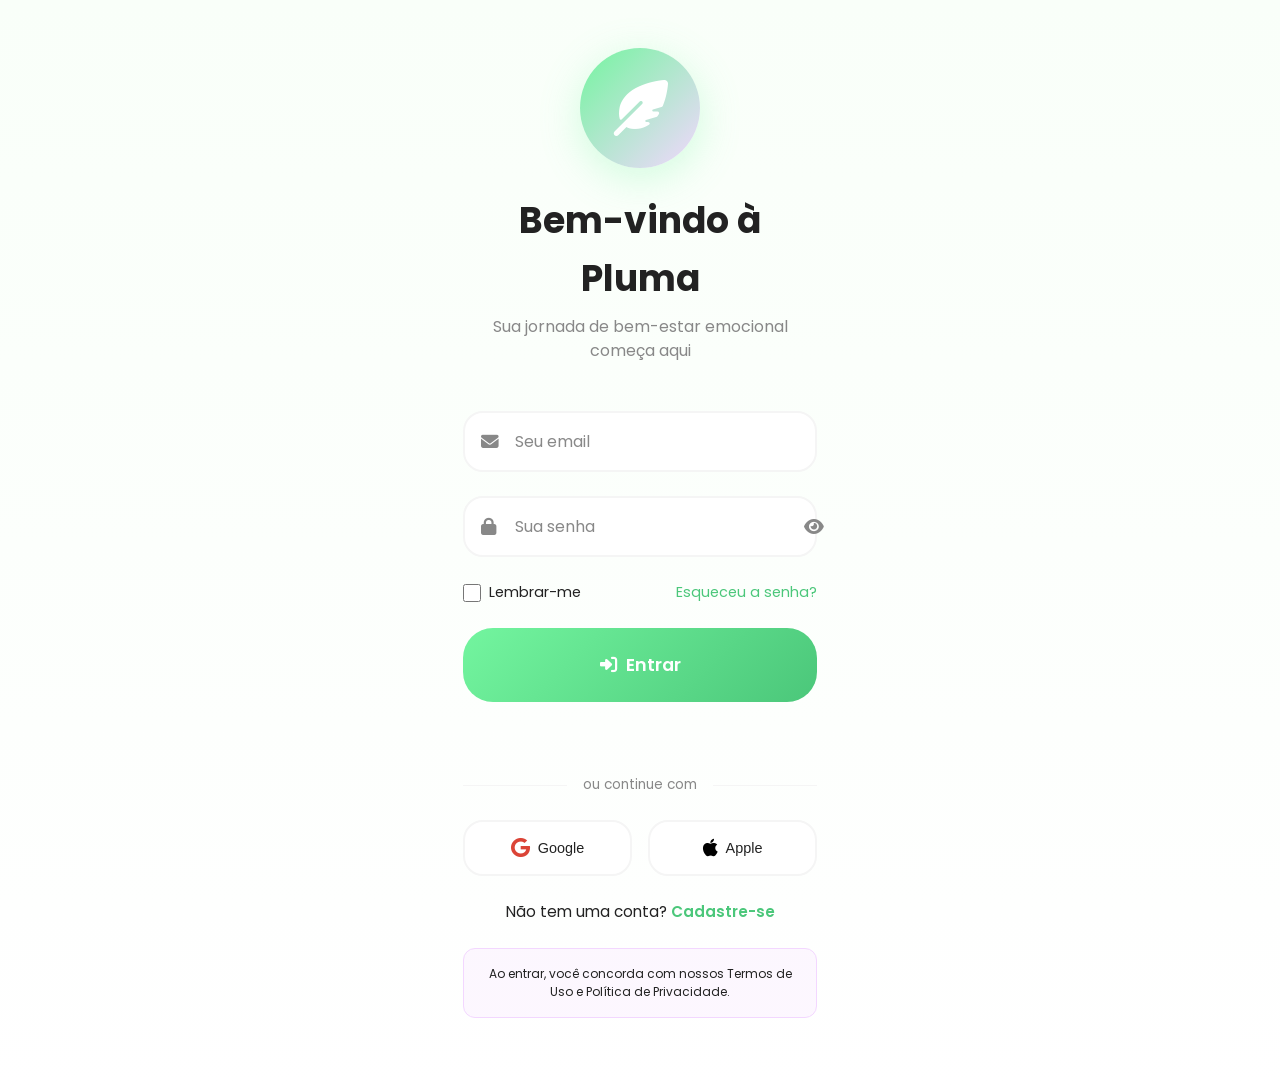
<file: login.html>
<!DOCTYPE html>
<html lang="pt-BR">
<head>
    <meta charset="UTF-8">
    <meta name="viewport" content="width=device-width, initial-scale=1.0, maximum-scale=1.0, user-scalable=no">
    <meta name="description" content="Pluma - Faça login para acessar sua jornada de bem-estar emocional.">
    <meta name="theme-color" content="#73f59f">
    
    <title>Pluma - Login</title>
    
    <!-- Fonts -->
    <link rel="preconnect" href="https://fonts.googleapis.com">
    <link rel="preconnect" href="https://fonts.gstatic.com" crossorigin>
    <link href="https://fonts.googleapis.com/css2?family=Poppins:wght@300;400;500;600;700&family=Inter:wght@400;500;600&display=swap" rel="stylesheet">
    
    <!-- Font Awesome -->
    <link rel="stylesheet" href="https://cdnjs.cloudflare.com/ajax/libs/font-awesome/6.5.1/css/all.min.css">
    
    <!-- Styles -->
    <link rel="stylesheet" href="css/style.css">
    <link rel="stylesheet" href="css/login.css">
    <link rel="stylesheet" href="css/responsive.css">
</head>
<body class="login-page">
    <div class="login-container">
        <!-- Logo e Header -->
        <div class="login-header">
            <div class="login-logo">
                <i class="fas fa-feather-alt"></i>
            </div>
            <h1 class="login-title">Bem-vindo à Pluma</h1>
            <p class="login-subtitle">Sua jornada de bem-estar emocional começa aqui</p>
        </div>

        <!-- Formulário de Login -->
        <form class="login-form" id="loginForm">
            <div class="form-group">
                <div class="input-icon-wrapper">
                    <i class="fas fa-envelope"></i>
                    <input 
                        type="email" 
                        class="form-input" 
                        id="email" 
                        placeholder="Seu email"
                        autocomplete="email"
                        required
                    >
                </div>
                <span class="form-error" id="emailError">Por favor, insira um email válido</span>
            </div>
            
            <div class="form-group">
                <div class="input-icon-wrapper">
                    <i class="fas fa-lock"></i>
                    <input 
                        type="password" 
                        class="form-input" 
                        id="password" 
                        placeholder="Sua senha"
                        autocomplete="current-password"
                        required
                    >
                    <button type="button" class="password-toggle" id="togglePassword" aria-label="Mostrar senha">
                        <i class="fas fa-eye"></i>
                    </button>
                </div>
                <span class="form-error" id="passwordError">A senha deve ter pelo menos 6 caracteres</span>
            </div>

            <!-- Opções -->
            <div class="login-options">
                <label class="remember-me">
                    <input type="checkbox" id="rememberMe">
                    <span>Lembrar-me</span>
                </label>
                <a href="#" class="forgot-password" id="forgotPassword">Esqueceu a senha?</a>
            </div>

            <!-- Botão de Login -->
            <button type="submit" class="btn btn-primary login-btn" id="loginBtn">
                <i class="fas fa-sign-in-alt"></i>
                Entrar
            </button>
        </form>

        <!-- Divisor -->
        <div class="login-divider">
            <span></span>
            <p>ou continue com</p>
            <span></span>
        </div>

        <!-- Login Social -->
        <div class="social-login">
            <button class="social-btn google" id="googleLogin">
                <i class="fab fa-google"></i>
                Google
            </button>
            <button class="social-btn apple" id="appleLogin">
                <i class="fab fa-apple"></i>
                Apple
            </button>
        </div>

        <!-- Link de Cadastro -->
        <p class="register-link">
            Não tem uma conta? <a href="#" id="registerLink">Cadastre-se</a>
        </p>

        <!-- Aviso -->
        <div class="disclaimer mt-lg">
            <p class="disclaimer-text" style="font-size: 0.75rem;">
                Ao entrar, você concorda com nossos Termos de Uso e Política de Privacidade.
            </p>
        </div>
    </div>

    <!-- Scripts -->
    <script src="js/login.js"></script>
</body>
</html>
</file>
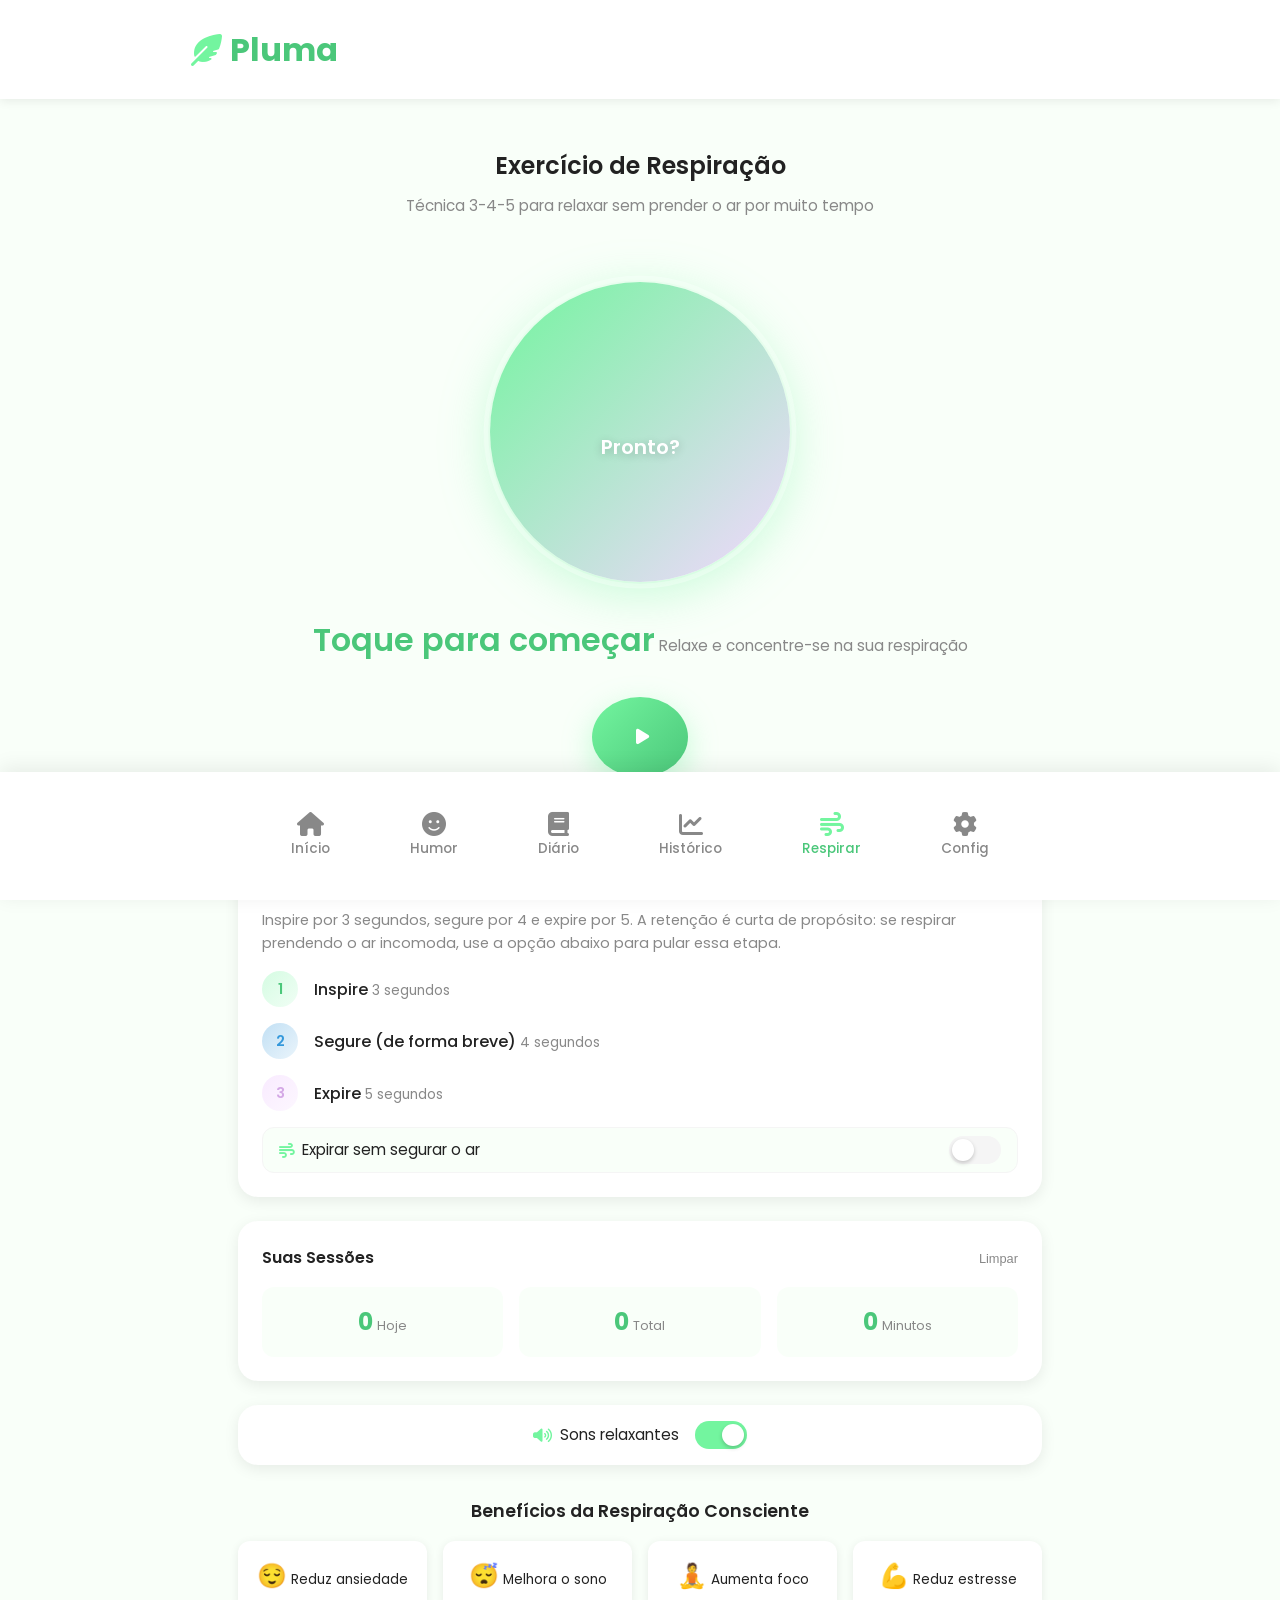
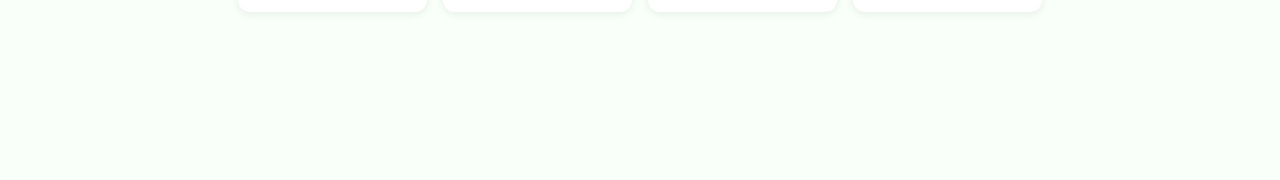
<file: respirar.html>
<!DOCTYPE html>
<html lang="pt-BR">
<head>
    <meta charset="UTF-8">
    <meta name="viewport" content="width=device-width, initial-scale=1.0, maximum-scale=1.0, user-scalable=no">
    <meta name="description" content="Pluma - Pratique técnicas de respiração para relaxamento e controle da ansiedade.">
    <meta name="theme-color" content="#73f59f">
    
    <title>Pluma - Exercícios de Respiração</title>
    
    <!-- Fonts -->
    <link rel="preconnect" href="https://fonts.googleapis.com">
    <link rel="preconnect" href="https://fonts.gstatic.com" crossorigin>
    <link href="https://fonts.googleapis.com/css2?family=Poppins:wght@300;400;500;600;700&family=Inter:wght@400;500;600&display=swap" rel="stylesheet">
    
    <!-- Font Awesome -->
    <link rel="stylesheet" href="https://cdnjs.cloudflare.com/ajax/libs/font-awesome/6.5.1/css/all.min.css">
    
    <!-- Styles -->
    <link rel="stylesheet" href="css/style.css">
    <link rel="stylesheet" href="css/respirar.css">
    <link rel="stylesheet" href="css/responsive.css">
</head>
<body>
    <!-- Header -->
    <header class="header">
        <div class="header-content">
            <a href="index.html" class="logo">
                <i class="fas fa-feather-alt"></i>
                Pluma
            </a>
        </div>
    </header>

    <!-- Conteúdo Principal -->
    <main class="container">
        <div class="breathing-container">
            <!-- Header -->
            <section class="breathing-header fade-in">
                <h2>Exercício de Respiração</h2>
                <p>Técnica 3-4-5 para relaxar sem prender o ar por muito tempo</p>
            </section>

            <!-- Área do Exercício -->
            <section class="breathing-exercise">
                <!-- Círculo de Respiração -->
                <div class="breathing-circle-container">
                    <svg class="progress-ring" viewBox="0 0 270 270">
                        <circle class="progress-ring-circle" cx="135" cy="135" r="130"></circle>
                        <circle class="progress-ring-progress" id="progressRing" cx="135" cy="135" r="130" 
                                stroke-dasharray="817" stroke-dashoffset="817"></circle>
                    </svg>
                    <div class="breathing-circle idle" id="breathingCircle">
                        <div>
                            <span class="breathing-text" id="breathingText">Pronto?</span>
                            <span class="breathing-timer" id="breathingTimer"></span>
                        </div>
                    </div>
                </div>

                <!-- Instrução Atual -->
                <div class="breathing-instruction">
                    <span class="instruction-label" id="instructionLabel">Toque para começar</span>
                    <span class="instruction-description" id="instructionDesc">Relaxe e concentre-se na sua respiração</span>
                </div>

                <!-- Controles -->
                <div class="breathing-controls">
                    <button class="btn btn-primary start-btn" id="startBtn" aria-label="Iniciar">
                        <i class="fas fa-play"></i>
                    </button>
                    <button class="reset-btn" id="resetBtn" style="display: none;">
                        <i class="fas fa-redo"></i>
                        Recomeçar
                    </button>
                </div>
            </section>

            <!-- Informações da Técnica -->
            <section class="technique-info">
                <h3 class="technique-title">
                    <i class="fas fa-info-circle"></i>
                    Técnica 3-4-5
                </h3>
                <p class="technique-description">
                    Inspire por 3 segundos, segure por 4 e expire por 5.
                    A retenção é curta de propósito: se respirar prendendo o ar incomoda,
                    use a opção abaixo para pular essa etapa.
                </p>
                <div class="technique-steps">
                    <div class="technique-step">
                        <span class="step-number inhale">1</span>
                        <div class="step-content">
                            <span class="step-label">Inspire</span>
                            <span class="step-duration">3 segundos</span>
                        </div>
                    </div>
                    <div class="technique-step">
                        <span class="step-number hold">2</span>
                        <div class="step-content">
                            <span class="step-label">Segure (de forma breve)</span>
                            <span class="step-duration">4 segundos</span>
                        </div>
                    </div>
                    <div class="technique-step">
                        <span class="step-number exhale">3</span>
                        <div class="step-content">
                            <span class="step-label">Expire</span>
                            <span class="step-duration">5 segundos</span>
                        </div>
                    </div>
                </div>
                <div class="sound-toggle technique-option">
                    <div class="sound-toggle-label">
                        <i class="fas fa-wind"></i>
                        Expirar sem segurar o ar
                    </div>
                    <label class="toggle-switch">
                        <input type="checkbox" id="pularSegurar">
                        <span class="toggle-slider"></span>
                    </label>
                </div>
            </section>

            <!-- Estatísticas -->
            <section class="breathing-stats">
                <div class="stats-header">
                    <span class="stats-title">Suas Sessões</span>
                    <button class="stats-reset" id="statsReset">Limpar</button>
                </div>
                <div class="stats-row">
                    <div class="stat-item">
                        <span class="stat-item-value" id="todaySessions">0</span>
                        <span class="stat-item-label">Hoje</span>
                    </div>
                    <div class="stat-item">
                        <span class="stat-item-value" id="totalSessions">0</span>
                        <span class="stat-item-label">Total</span>
                    </div>
                    <div class="stat-item">
                        <span class="stat-item-value" id="totalMinutes">0</span>
                        <span class="stat-item-label">Minutos</span>
                    </div>
                </div>
            </section>

            <!-- Toggle de Som -->
            <section class="sound-toggle">
                <div class="sound-toggle-label">
                    <i class="fas fa-volume-up"></i>
                    Sons relaxantes
                </div>
                <label class="toggle-switch">
                    <input type="checkbox" id="soundToggle">
                    <span class="toggle-slider"></span>
                </label>
            </section>

            <!-- Benefícios -->
            <section class="benefits-section">
                <h3 class="benefits-title">Benefícios da Respiração Consciente</h3>
                <div class="benefits-grid">
                    <div class="benefit-card">
                        <span class="benefit-icon">😌</span>
                        <span class="benefit-text">Reduz ansiedade</span>
                    </div>
                    <div class="benefit-card">
                        <span class="benefit-icon">😴</span>
                        <span class="benefit-text">Melhora o sono</span>
                    </div>
                    <div class="benefit-card">
                        <span class="benefit-icon">🧘</span>
                        <span class="benefit-text">Aumenta foco</span>
                    </div>
                    <div class="benefit-card">
                        <span class="benefit-icon">💪</span>
                        <span class="benefit-text">Reduz estresse</span>
                    </div>
                </div>
            </section>
        </div>
    </main>

    <!-- Navbar Inferior -->
    <nav class="navbar" aria-label="Navegação principal">
        <div class="navbar-content">
            <a href="index.html" class="nav-item">
                <i class="fas fa-home"></i>
                <span>Início</span>
            </a>
            <a href="humor.html" class="nav-item">
                <i class="fas fa-smile"></i>
                <span>Humor</span>
            </a>
            <a href="diario.html" class="nav-item">
                <i class="fas fa-book"></i>
                <span>Diário</span>
            </a>
            <a href="historico.html" class="nav-item">
                <i class="fas fa-chart-line"></i>
                <span>Histórico</span>
            </a>
            <a href="respirar.html" class="nav-item active" aria-current="page">
                <i class="fas fa-wind"></i>
                <span>Respirar</span>
            </a>
            <a href="config.html" class="nav-item">
                <i class="fas fa-cog"></i>
                <span>Config</span>
            </a>
        </div>
    </nav>

    <!-- Scripts -->
    <script src="js/app.js"></script>
    <script src="js/notificacoes.js"></script>
    <script src="js/respirar.js"></script>
</body>
</html>
</file>
<file: css/style.css>
/* ============================================
   PLUMA - Estilos Principais
   Plataforma de Apoio Emocional
   ============================================ */

/* Reset e Base */
* {
    margin: 0;
    padding: 0;
    box-sizing: border-box;
}

:root {
    /* Paleta de Cores */
    --verde-claro: #73f59f;
    --lilas-claro: #f3d7ff;
    --branco: #ffffff;
    --fundo-suave: #f9fff9;
    --texto-escuro: #222222;
    --verde-escuro: #4bc77a;
    --lilas-escuro: #d4a8e6;
    --cinza-claro: #f5f5f5;
    --cinza-medio: #888888;
    --sombra: rgba(0, 0, 0, 0.08);
    
    /* Tipografia */
    --font-principal: 'Poppins', -apple-system, BlinkMacSystemFont, 'Segoe UI', sans-serif;
    --font-secundaria: 'Inter', sans-serif;
    
    /* Espaçamentos */
    --espacamento-xs: 0.25rem;
    --espacamento-sm: 0.5rem;
    --espacamento-md: 1rem;
    --espacamento-lg: 1.5rem;
    --espacamento-xl: 2rem;
    --espacamento-xxl: 3rem;
    
    /* Bordas */
    --borda-radius-sm: 8px;
    --borda-radius-md: 12px;
    --borda-radius-lg: 20px;
    --borda-radius-xl: 30px;
    
    /* Transições */
    --transicao-rapida: 0.2s ease;
    --transicao-media: 0.3s ease;
    --transicao-lenta: 0.5s ease;
}

/* Dark Mode */
[data-theme="dark"] {
    --verde-claro: #4bc77a;
    --lilas-claro: #9b59b6;
    --branco: #1a1a2e;
    --fundo-suave: #16213e;
    --texto-escuro: #f0f0f0;
    --cinza-claro: #2a2a4a;
    --sombra: rgba(0, 0, 0, 0.3);
}

html {
    font-size: 16px;
    scroll-behavior: smooth;
}

body {
    font-family: var(--font-principal);
    background-color: var(--fundo-suave);
    color: var(--texto-escuro);
    line-height: 1.6;
    min-height: 100vh;
    padding-bottom: 80px;
    transition: background-color var(--transicao-media), color var(--transicao-media);
}

/* Loader / Splash Screen */
.splash-screen {
    position: fixed;
    top: 0;
    left: 0;
    width: 100%;
    height: 100%;
    background: linear-gradient(135deg, var(--verde-claro), var(--lilas-claro));
    display: flex;
    flex-direction: column;
    justify-content: center;
    align-items: center;
    z-index: 9999;
    transition: opacity var(--transicao-lenta), visibility var(--transicao-lenta);
}

.splash-screen.hidden {
    opacity: 0;
    visibility: hidden;
}

.splash-screen .logo {
    font-size: 3rem;
    font-weight: 700;
    color: var(--branco);
    margin-bottom: var(--espacamento-md);
    animation: pulse 2s infinite;
}

.splash-screen .loader {
    width: 50px;
    height: 50px;
    border: 4px solid rgba(255, 255, 255, 0.3);
    border-top-color: var(--branco);
    border-radius: 50%;
    animation: spin 1s linear infinite;
}

@keyframes spin {
    to { transform: rotate(360deg); }
}

@keyframes pulse {
    0%, 100% { transform: scale(1); }
    50% { transform: scale(1.05); }
}

/* Container Principal */
.container {
    max-width: 500px;
    margin: 0 auto;
    padding: var(--espacamento-md);
}

/* Header */
.header {
    background: var(--branco);
    padding: var(--espacamento-md) var(--espacamento-lg);
    box-shadow: 0 2px 10px var(--sombra);
    position: sticky;
    top: 0;
    z-index: 100;
}

.header-content {
    max-width: 500px;
    margin: 0 auto;
    display: flex;
    justify-content: space-between;
    align-items: center;
}

.header .logo {
    font-size: 1.5rem;
    font-weight: 700;
    color: var(--verde-escuro);
    text-decoration: none;
    display: flex;
    align-items: center;
    gap: var(--espacamento-sm);
}

.header .logo i {
    color: var(--verde-claro);
}

/* Cards */
.card {
    background: var(--branco);
    border-radius: var(--borda-radius-lg);
    padding: var(--espacamento-lg);
    margin-bottom: var(--espacamento-md);
    box-shadow: 0 4px 15px var(--sombra);
    transition: transform var(--transicao-rapida), box-shadow var(--transicao-rapida);
}

.card:hover {
    transform: translateY(-3px);
    box-shadow: 0 8px 25px var(--sombra);
}

.card-header {
    display: flex;
    align-items: center;
    gap: var(--espacamento-md);
    margin-bottom: var(--espacamento-md);
}

.card-icon {
    width: 50px;
    height: 50px;
    border-radius: var(--borda-radius-md);
    display: flex;
    align-items: center;
    justify-content: center;
    font-size: 1.5rem;
}

.card-icon.verde {
    background: linear-gradient(135deg, var(--verde-claro), #a8f5c0);
    color: var(--verde-escuro);
}

.card-icon.lilas {
    background: linear-gradient(135deg, var(--lilas-claro), #e6c7f5);
    color: var(--lilas-escuro);
}

.card-title {
    font-size: 1.1rem;
    font-weight: 600;
    color: var(--texto-escuro);
}

.card-subtitle {
    font-size: 0.85rem;
    color: var(--cinza-medio);
}

/* Botões */
.btn {
    display: inline-flex;
    align-items: center;
    justify-content: center;
    gap: var(--espacamento-sm);
    padding: var(--espacamento-md) var(--espacamento-xl);
    border: none;
    border-radius: var(--borda-radius-xl);
    font-family: var(--font-principal);
    font-size: 1rem;
    font-weight: 600;
    cursor: pointer;
    transition: all var(--transicao-rapida);
    text-decoration: none;
}

.btn-primary {
    background: linear-gradient(135deg, var(--verde-claro), var(--verde-escuro));
    color: var(--branco);
}

.btn-primary:hover {
    transform: translateY(-2px);
    box-shadow: 0 5px 20px rgba(115, 245, 159, 0.4);
}

.btn-secondary {
    background: linear-gradient(135deg, var(--lilas-claro), var(--lilas-escuro));
    color: var(--branco);
}

.btn-secondary:hover {
    transform: translateY(-2px);
    box-shadow: 0 5px 20px rgba(243, 215, 255, 0.4);
}

.btn-outline {
    background: transparent;
    border: 2px solid var(--verde-claro);
    color: var(--verde-escuro);
}

.btn-outline:hover {
    background: var(--verde-claro);
    color: var(--branco);
}

.btn-block {
    width: 100%;
}

.btn-sm {
    padding: var(--espacamento-sm) var(--espacamento-md);
    font-size: 0.875rem;
}

/* Inputs */
.form-group {
    margin-bottom: var(--espacamento-md);
}

.form-label {
    display: block;
    margin-bottom: var(--espacamento-sm);
    font-weight: 500;
    color: var(--texto-escuro);
}

.form-input {
    width: 100%;
    padding: var(--espacamento-md);
    border: 2px solid var(--cinza-claro);
    border-radius: var(--borda-radius-md);
    font-family: var(--font-principal);
    font-size: 1rem;
    transition: border-color var(--transicao-rapida), box-shadow var(--transicao-rapida);
    background: var(--branco);
    color: var(--texto-escuro);
}

.form-input:focus {
    outline: none;
    border-color: var(--verde-claro);
    box-shadow: 0 0 0 4px rgba(115, 245, 159, 0.2);
}

.form-input::placeholder {
    color: var(--cinza-medio);
}

.input-icon-wrapper {
    position: relative;
}

.input-icon-wrapper .form-input {
    padding-left: 45px;
}

.input-icon-wrapper i {
    position: absolute;
    left: 15px;
    top: 50%;
    transform: translateY(-50%);
    color: var(--cinza-medio);
}

/* Textarea */
.form-textarea {
    width: 100%;
    min-height: 120px;
    padding: var(--espacamento-md);
    border: 2px solid var(--cinza-claro);
    border-radius: var(--borda-radius-md);
    font-family: var(--font-principal);
    font-size: 1rem;
    resize: vertical;
    transition: border-color var(--transicao-rapida);
    background: var(--branco);
    color: var(--texto-escuro);
}

.form-textarea:focus {
    outline: none;
    border-color: var(--verde-claro);
    box-shadow: 0 0 0 4px rgba(115, 245, 159, 0.2);
}

/* Navbar Inferior */
.navbar {
    position: fixed;
    bottom: 0;
    left: 0;
    right: 0;
    background: var(--branco);
    padding: var(--espacamento-sm) 0;
    box-shadow: 0 -4px 20px var(--sombra);
    z-index: 1000;
}

.navbar-content {
    max-width: 500px;
    margin: 0 auto;
    display: flex;
    justify-content: space-around;
    align-items: center;
    padding: 0 var(--espacamento-sm);
}

.nav-item {
    display: flex;
    flex-direction: column;
    align-items: center;
    text-decoration: none;
    color: var(--cinza-medio);
    padding: var(--espacamento-sm);
    border-radius: var(--borda-radius-md);
    transition: all var(--transicao-rapida);
    min-width: 50px;
}

.nav-item i {
    font-size: 1.25rem;
    margin-bottom: 2px;
}

.nav-item span {
    font-size: 0.65rem;
    font-weight: 500;
}

.nav-item:hover {
    color: var(--verde-escuro);
    background: rgba(115, 245, 159, 0.1);
}

.nav-item.active {
    color: var(--verde-escuro);
}

.nav-item.active i {
    color: var(--verde-claro);
}

/* Seções */
.section {
    margin-bottom: var(--espacamento-xl);
}

.section-title {
    font-size: 1.25rem;
    font-weight: 600;
    margin-bottom: var(--espacamento-md);
    color: var(--texto-escuro);
}

.section-subtitle {
    font-size: 0.9rem;
    color: var(--cinza-medio);
    margin-bottom: var(--espacamento-lg);
}

/* Grid de Cards */
.cards-grid {
    display: grid;
    grid-template-columns: repeat(2, 1fr);
    gap: var(--espacamento-md);
}

/* Badge */
.badge {
    display: inline-block;
    padding: var(--espacamento-xs) var(--espacamento-sm);
    border-radius: var(--borda-radius-sm);
    font-size: 0.75rem;
    font-weight: 600;
}

.badge-verde {
    background: rgba(115, 245, 159, 0.2);
    color: var(--verde-escuro);
}

.badge-lilas {
    background: rgba(243, 215, 255, 0.4);
    color: var(--lilas-escuro);
}

/* Alertas */
.alert {
    padding: var(--espacamento-md);
    border-radius: var(--borda-radius-md);
    margin-bottom: var(--espacamento-md);
    display: flex;
    align-items: flex-start;
    gap: var(--espacamento-md);
}

.alert-info {
    background: rgba(115, 245, 159, 0.15);
    border-left: 4px solid var(--verde-claro);
}

.alert-warning {
    background: rgba(243, 215, 255, 0.3);
    border-left: 4px solid var(--lilas-claro);
}

.alert i {
    font-size: 1.25rem;
    color: var(--verde-escuro);
}

.alert-content {
    flex: 1;
}

.alert-title {
    font-weight: 600;
    margin-bottom: var(--espacamento-xs);
}

.alert-text {
    font-size: 0.9rem;
    color: var(--cinza-medio);
}

/* Mensagem Motivacional */
.motivational-box {
    background: linear-gradient(135deg, var(--verde-claro), var(--lilas-claro));
    border-radius: var(--borda-radius-lg);
    padding: var(--espacamento-xl);
    text-align: center;
    margin-bottom: var(--espacamento-lg);
    position: relative;
    overflow: hidden;
}

.motivational-box::before {
    content: '"';
    position: absolute;
    top: -20px;
    left: 20px;
    font-size: 8rem;
    opacity: 0.1;
    font-family: Georgia, serif;
}

.motivational-text {
    font-size: 1.1rem;
    font-weight: 500;
    color: var(--texto-escuro);
    line-height: 1.6;
    position: relative;
    z-index: 1;
}

.motivational-author {
    font-size: 0.85rem;
    color: var(--texto-escuro);
    opacity: 0.7;
    margin-top: var(--espacamento-sm);
}

/* Links Úteis */
.useful-links {
    display: flex;
    flex-direction: column;
    gap: var(--espacamento-sm);
}

.useful-link {
    display: flex;
    align-items: center;
    gap: var(--espacamento-md);
    padding: var(--espacamento-md);
    background: var(--branco);
    border-radius: var(--borda-radius-md);
    text-decoration: none;
    color: var(--texto-escuro);
    transition: all var(--transicao-rapida);
    box-shadow: 0 2px 10px var(--sombra);
}

.useful-link:hover {
    transform: translateX(5px);
    box-shadow: 0 4px 15px var(--sombra);
}

.useful-link i {
    width: 40px;
    height: 40px;
    border-radius: 50%;
    display: flex;
    align-items: center;
    justify-content: center;
    background: var(--verde-claro);
    color: var(--branco);
}

.useful-link-content {
    flex: 1;
}

.useful-link-title {
    font-weight: 600;
    font-size: 0.95rem;
}

.useful-link-description {
    font-size: 0.8rem;
    color: var(--cinza-medio);
}

/* Disclaimer */
.disclaimer {
    background: rgba(243, 215, 255, 0.2);
    border: 1px solid var(--lilas-claro);
    border-radius: var(--borda-radius-md);
    padding: var(--espacamento-md);
    margin: var(--espacamento-lg) 0;
    text-align: center;
}

.disclaimer i {
    color: var(--lilas-escuro);
    font-size: 1.5rem;
    margin-bottom: var(--espacamento-sm);
}

.disclaimer-text {
    font-size: 0.85rem;
    color: var(--texto-escuro);
    line-height: 1.5;
}

/* Animações */
@keyframes fadeIn {
    from {
        opacity: 0;
        transform: translateY(20px);
    }
    to {
        opacity: 1;
        transform: translateY(0);
    }
}

@keyframes slideUp {
    from {
        opacity: 0;
        transform: translateY(30px);
    }
    to {
        opacity: 1;
        transform: translateY(0);
    }
}

.fade-in {
    animation: fadeIn var(--transicao-media) ease-out;
}

.slide-up {
    animation: slideUp var(--transicao-lenta) ease-out;
}

/* Empty State */
.empty-state {
    text-align: center;
    padding: var(--espacamento-xxl);
}

.empty-state i {
    font-size: 4rem;
    color: var(--cinza-claro);
    margin-bottom: var(--espacamento-md);
}

.empty-state-title {
    font-size: 1.1rem;
    font-weight: 600;
    color: var(--texto-escuro);
    margin-bottom: var(--espacamento-sm);
}

.empty-state-text {
    font-size: 0.9rem;
    color: var(--cinza-medio);
}

/* Divider */
.divider {
    height: 1px;
    background: var(--cinza-claro);
    margin: var(--espacamento-lg) 0;
}

/* Toggle Switch */
.toggle-wrapper {
    display: flex;
    align-items: center;
    justify-content: space-between;
    padding: var(--espacamento-md);
    background: var(--branco);
    border-radius: var(--borda-radius-md);
    margin-bottom: var(--espacamento-sm);
}

.toggle-label {
    display: flex;
    align-items: center;
    gap: var(--espacamento-md);
}

.toggle-label i {
    width: 40px;
    height: 40px;
    border-radius: 50%;
    display: flex;
    align-items: center;
    justify-content: center;
    background: var(--cinza-claro);
    color: var(--texto-escuro);
}

.toggle-switch {
    position: relative;
    width: 52px;
    height: 28px;
}

.toggle-switch input {
    opacity: 0;
    width: 0;
    height: 0;
}

.toggle-slider {
    position: absolute;
    cursor: pointer;
    top: 0;
    left: 0;
    right: 0;
    bottom: 0;
    background: var(--cinza-claro);
    border-radius: 28px;
    transition: var(--transicao-rapida);
}

.toggle-slider::before {
    content: '';
    position: absolute;
    width: 22px;
    height: 22px;
    left: 3px;
    bottom: 3px;
    background: var(--branco);
    border-radius: 50%;
    transition: var(--transicao-rapida);
    box-shadow: 0 2px 4px rgba(0, 0, 0, 0.2);
}

.toggle-switch input:checked + .toggle-slider {
    background: var(--verde-claro);
}

.toggle-switch input:checked + .toggle-slider::before {
    transform: translateX(24px);
}

/* Controle de Notificações */
.notificacoes-opcoes {
    padding: var(--espacamento-md);
    margin-bottom: var(--espacamento-md);
    background: var(--fundo-suave);
    border: 1px solid var(--cinza-claro);
    border-radius: var(--borda-radius-md);
}

.notificacoes-aviso {
    display: flex;
    align-items: flex-start;
    gap: var(--espacamento-sm);
    font-size: 0.85rem;
    color: var(--cinza-medio);
    margin-bottom: var(--espacamento-md);
    line-height: 1.5;
}

.notificacoes-aviso i {
    color: var(--verde-escuro);
    margin-top: 2px;
}

.notificacoes-status {
    display: flex;
    align-items: flex-start;
    gap: var(--espacamento-sm);
    font-size: 0.85rem;
    line-height: 1.5;
    padding: var(--espacamento-sm) var(--espacamento-md);
    border-radius: var(--borda-radius-md);
    background: var(--cinza-claro);
    color: var(--cinza-medio);
}

.notificacoes-status.ativo {
    background: rgba(115, 245, 159, 0.15);
    color: var(--verde-escuro);
}

.notificacoes-status.atencao {
    background: rgba(243, 215, 255, 0.3);
    color: var(--lilas-escuro);
}

/* Utilitários */
.text-center { text-align: center; }
.text-left { text-align: left; }
.text-right { text-align: right; }

.mb-sm { margin-bottom: var(--espacamento-sm); }
.mb-md { margin-bottom: var(--espacamento-md); }
.mb-lg { margin-bottom: var(--espacamento-lg); }
.mb-xl { margin-bottom: var(--espacamento-xl); }

.mt-sm { margin-top: var(--espacamento-sm); }
.mt-md { margin-top: var(--espacamento-md); }
.mt-lg { margin-top: var(--espacamento-lg); }
.mt-xl { margin-top: var(--espacamento-xl); }

.flex { display: flex; }
.flex-center { display: flex; align-items: center; justify-content: center; }
.flex-between { display: flex; align-items: center; justify-content: space-between; }
.flex-column { flex-direction: column; }
.gap-sm { gap: var(--espacamento-sm); }
.gap-md { gap: var(--espacamento-md); }

.w-full { width: 100%; }
.h-full { height: 100%; }

.hidden { display: none !important; }
.visible { display: block !important; }
</file>
<file: css/responsive.css>
/* ============================================
   PLUMA - Estilos Responsivos
   Media Queries para todas as telas
   ============================================ */

/* Mobile Small (até 320px) */
@media screen and (max-width: 320px) {
    html {
        font-size: 14px;
    }
    
    .container {
        padding: var(--espacamento-sm);
    }
    
    .navbar-content {
        padding: 0;
    }
    
    .nav-item {
        min-width: 40px;
        padding: var(--espacamento-xs);
    }
    
    .nav-item span {
        font-size: 0.55rem;
    }
    
    .cards-grid {
        grid-template-columns: 1fr;
    }
    
    .motivational-box {
        padding: var(--espacamento-md);
    }
    
    .motivational-text {
        font-size: 0.95rem;
    }
}

/* Mobile Medium (321px - 480px) */
@media screen and (min-width: 321px) and (max-width: 480px) {
    .container {
        padding: var(--espacamento-md);
    }
    
    .header {
        padding: var(--espacamento-sm) var(--espacamento-md);
    }
    
    .nav-item span {
        font-size: 0.6rem;
    }
}

/* Tablet (481px - 768px) */
@media screen and (min-width: 481px) and (max-width: 768px) {
    .container {
        max-width: 600px;
        padding: var(--espacamento-lg);
    }
    
    .cards-grid {
        grid-template-columns: repeat(2, 1fr);
        gap: var(--espacamento-lg);
    }
    
    .navbar {
        padding: var(--espacamento-md) 0;
    }
    
    .navbar-content {
        max-width: 600px;
    }
    
    .nav-item {
        padding: var(--espacamento-md);
    }
    
    .nav-item i {
        font-size: 1.5rem;
    }
    
    .nav-item span {
        font-size: 0.75rem;
    }
    
    .motivational-box {
        padding: var(--espacamento-xxl);
    }
    
    .motivational-text {
        font-size: 1.25rem;
    }
    
    .card {
        padding: var(--espacamento-xl);
    }
    
    .section-title {
        font-size: 1.5rem;
    }
}

/* Desktop Small (769px - 1024px) */
@media screen and (min-width: 769px) and (max-width: 1024px) {
    body {
        padding-bottom: 100px;
    }
    
    .container {
        max-width: 700px;
        padding: var(--espacamento-xl);
    }
    
    .header {
        padding: var(--espacamento-lg) var(--espacamento-xl);
    }
    
    .header-content {
        max-width: 700px;
    }
    
    .header .logo {
        font-size: 1.75rem;
    }
    
    .navbar-content {
        max-width: 700px;
    }
    
    .cards-grid {
        grid-template-columns: repeat(3, 1fr);
    }
    
    .card {
        padding: var(--espacamento-xl);
    }
    
    .card-icon {
        width: 60px;
        height: 60px;
        font-size: 1.75rem;
    }
}

/* Desktop Medium (1025px - 1200px) */
@media screen and (min-width: 1025px) and (max-width: 1200px) {
    body {
        padding-bottom: 100px;
    }
    
    .container {
        max-width: 800px;
        padding: var(--espacamento-xl);
    }
    
    .header-content {
        max-width: 800px;
    }
    
    .navbar-content {
        max-width: 800px;
    }
    
    .cards-grid {
        grid-template-columns: repeat(3, 1fr);
        gap: var(--espacamento-lg);
    }
}

/* Desktop Large (acima de 1200px) */
@media screen and (min-width: 1201px) {
    body {
        padding-bottom: 120px;
    }
    
    .container {
        max-width: 900px;
        padding: var(--espacamento-xxl);
    }
    
    .header {
        padding: var(--espacamento-lg) var(--espacamento-xxl);
    }
    
    .header-content {
        max-width: 900px;
    }
    
    .header .logo {
        font-size: 2rem;
    }
    
    .navbar {
        padding: var(--espacamento-lg) 0;
    }
    
    .navbar-content {
        max-width: 900px;
        justify-content: center;
        gap: var(--espacamento-xl);
    }
    
    .nav-item {
        padding: var(--espacamento-md) var(--espacamento-lg);
    }
    
    .nav-item i {
        font-size: 1.5rem;
    }
    
    .nav-item span {
        font-size: 0.85rem;
    }
    
    .cards-grid {
        grid-template-columns: repeat(3, 1fr);
        gap: var(--espacamento-xl);
    }
    
    .card {
        padding: var(--espacamento-xl);
    }
    
    .card-icon {
        width: 70px;
        height: 70px;
        font-size: 2rem;
    }
    
    .card-title {
        font-size: 1.25rem;
    }
    
    .section-title {
        font-size: 1.75rem;
    }
    
    .motivational-box {
        padding: var(--espacamento-xxl) 4rem;
    }
    
    .motivational-text {
        font-size: 1.5rem;
    }
    
    .btn {
        padding: var(--espacamento-lg) var(--espacamento-xxl);
        font-size: 1.1rem;
    }
}

/* Landscape Orientation para Mobile */
@media screen and (max-height: 500px) and (orientation: landscape) {
    .splash-screen .logo {
        font-size: 2rem;
    }
    
    .splash-screen .loader {
        width: 30px;
        height: 30px;
    }
    
    body {
        padding-bottom: 60px;
    }
    
    .navbar {
        padding: var(--espacamento-xs) 0;
    }
    
    .nav-item {
        flex-direction: row;
        gap: var(--espacamento-sm);
    }
    
    .nav-item i {
        font-size: 1rem;
        margin-bottom: 0;
    }
    
    .nav-item span {
        font-size: 0.7rem;
    }
}

/* Print Styles */
@media print {
    .navbar,
    .header,
    .splash-screen {
        display: none !important;
    }
    
    body {
        padding: 0;
        background: white;
    }
    
    .container {
        max-width: 100%;
        padding: 20px;
    }
    
    .card {
        box-shadow: none;
        border: 1px solid #ddd;
        break-inside: avoid;
    }
    
    .btn {
        display: none;
    }
    
    a {
        color: inherit;
        text-decoration: none;
    }
    
    a::after {
        content: " (" attr(href) ")";
        font-size: 0.8em;
        color: #666;
    }
}

/* Preferência de Movimento Reduzido */
@media (prefers-reduced-motion: reduce) {
    *,
    *::before,
    *::after {
        animation-duration: 0.01ms !important;
        animation-iteration-count: 1 !important;
        transition-duration: 0.01ms !important;
        scroll-behavior: auto !important;
    }
    
    .splash-screen .loader {
        animation: none;
        border-top-color: var(--verde-claro);
    }
}

/* High Contrast Mode */
@media (prefers-contrast: high) {
    :root {
        --verde-claro: #00aa44;
        --lilas-claro: #9933cc;
        --sombra: rgba(0, 0, 0, 0.2);
    }
    
    .card {
        border: 2px solid var(--texto-escuro);
    }
    
    .btn {
        border: 2px solid currentColor;
    }
    
    .form-input,
    .form-textarea {
        border-width: 3px;
    }
}

/* Touch Device Adjustments */
@media (hover: none) and (pointer: coarse) {
    .nav-item:hover {
        background: transparent;
    }
    
    .card:hover {
        transform: none;
    }
    
    .btn:hover {
        transform: none;
    }
    
    .useful-link:hover {
        transform: none;
    }
    
    /* Larger touch targets */
    .btn {
        min-height: 48px;
    }
    
    .nav-item {
        min-height: 48px;
        min-width: 48px;
    }
    
    .form-input,
    .form-textarea {
        min-height: 48px;
        font-size: 16px; /* Prevents zoom on iOS */
    }
}

/* Dark Mode Media Query */
@media (prefers-color-scheme: dark) {
    :root:not([data-theme="light"]) {
        --verde-claro: #4bc77a;
        --lilas-claro: #9b59b6;
        --branco: #1a1a2e;
        --fundo-suave: #16213e;
        --texto-escuro: #f0f0f0;
        --cinza-claro: #2a2a4a;
        --cinza-medio: #aaaaaa;
        --sombra: rgba(0, 0, 0, 0.3);
    }
}
</file>
<file: css/diario.css>
/* ============================================
   PLUMA - Estilos do Diário Emocional
   ============================================ */

/* Header do Diário */
.diary-header {
    display: flex;
    justify-content: space-between;
    align-items: center;
    margin-bottom: var(--espacamento-lg);
}

.diary-header h2 {
    font-size: 1.5rem;
    font-weight: 600;
    color: var(--texto-escuro);
}

.new-entry-btn {
    display: flex;
    align-items: center;
    gap: var(--espacamento-sm);
    padding: var(--espacamento-sm) var(--espacamento-md);
}

/* Filtro e Busca */
.diary-filters {
    display: flex;
    gap: var(--espacamento-md);
    margin-bottom: var(--espacamento-lg);
}

.search-wrapper {
    flex: 1;
    position: relative;
}

.search-wrapper i {
    position: absolute;
    left: 15px;
    top: 50%;
    transform: translateY(-50%);
    color: var(--cinza-medio);
}

.search-wrapper input {
    width: 100%;
    padding: var(--espacamento-md);
    padding-left: 45px;
    border: 2px solid var(--cinza-claro);
    border-radius: var(--borda-radius-lg);
    font-size: 0.95rem;
    background: var(--branco);
    color: var(--texto-escuro);
}

.search-wrapper input:focus {
    outline: none;
    border-color: var(--verde-claro);
}

.filter-btn {
    width: 48px;
    height: 48px;
    display: flex;
    align-items: center;
    justify-content: center;
    background: var(--branco);
    border: 2px solid var(--cinza-claro);
    border-radius: var(--borda-radius-md);
    cursor: pointer;
    transition: all var(--transicao-rapida);
    color: var(--texto-escuro);
}

.filter-btn:hover {
    border-color: var(--verde-claro);
    color: var(--verde-escuro);
}

/* Lista de Entradas */
.diary-entries {
    display: flex;
    flex-direction: column;
    gap: var(--espacamento-md);
}

.diary-entry {
    background: var(--branco);
    border-radius: var(--borda-radius-lg);
    padding: var(--espacamento-lg);
    box-shadow: 0 4px 15px var(--sombra);
    transition: all var(--transicao-rapida);
    cursor: pointer;
    position: relative;
    overflow: hidden;
}

.diary-entry::before {
    content: '';
    position: absolute;
    left: 0;
    top: 0;
    height: 100%;
    width: 4px;
    background: var(--verde-claro);
}

.diary-entry:hover {
    transform: translateY(-3px);
    box-shadow: 0 8px 25px var(--sombra);
}

.entry-header {
    display: flex;
    justify-content: space-between;
    align-items: flex-start;
    margin-bottom: var(--espacamento-md);
}

.entry-date {
    display: flex;
    flex-direction: column;
}

.entry-day {
    font-size: 0.8rem;
    color: var(--verde-escuro);
    font-weight: 600;
}

.entry-full-date {
    font-size: 0.75rem;
    color: var(--cinza-medio);
}

.entry-emotion {
    font-size: 1.5rem;
}

.entry-title {
    font-size: 1.1rem;
    font-weight: 600;
    color: var(--texto-escuro);
    margin-bottom: var(--espacamento-sm);
}

.entry-preview {
    font-size: 0.9rem;
    color: var(--cinza-medio);
    line-height: 1.5;
    display: -webkit-box;
    -webkit-line-clamp: 2;
    -webkit-box-orient: vertical;
    overflow: hidden;
}

.entry-actions {
    display: flex;
    gap: var(--espacamento-sm);
    margin-top: var(--espacamento-md);
    padding-top: var(--espacamento-md);
    border-top: 1px solid var(--cinza-claro);
}

.entry-action {
    display: flex;
    align-items: center;
    gap: var(--espacamento-xs);
    padding: var(--espacamento-xs) var(--espacamento-sm);
    border: none;
    background: none;
    cursor: pointer;
    color: var(--cinza-medio);
    font-size: 0.85rem;
    border-radius: var(--borda-radius-sm);
    transition: all var(--transicao-rapida);
}

.entry-action:hover {
    background: var(--cinza-claro);
    color: var(--texto-escuro);
}

.entry-action.delete:hover {
    background: rgba(231, 76, 60, 0.1);
    color: #e74c3c;
}

/* Modal de Nova Entrada */
.modal-overlay {
    position: fixed;
    top: 0;
    left: 0;
    right: 0;
    bottom: 0;
    background: rgba(0, 0, 0, 0.5);
    display: flex;
    align-items: center;
    justify-content: center;
    z-index: 2000;
    opacity: 0;
    visibility: hidden;
    transition: all var(--transicao-rapida);
    padding: var(--espacamento-md);
}

.modal-overlay.visible {
    opacity: 1;
    visibility: visible;
}

.modal {
    background: var(--branco);
    border-radius: var(--borda-radius-lg);
    width: 100%;
    max-width: 500px;
    max-height: 90vh;
    overflow-y: auto;
    transform: translateY(30px);
    transition: transform var(--transicao-rapida);
}

.modal-overlay.visible .modal {
    transform: translateY(0);
}

.modal-header {
    display: flex;
    justify-content: space-between;
    align-items: center;
    padding: var(--espacamento-lg);
    border-bottom: 1px solid var(--cinza-claro);
}

.modal-header h3 {
    font-size: 1.25rem;
    font-weight: 600;
    color: var(--texto-escuro);
}

.modal-close {
    width: 36px;
    height: 36px;
    display: flex;
    align-items: center;
    justify-content: center;
    border: none;
    background: var(--cinza-claro);
    border-radius: 50%;
    cursor: pointer;
    color: var(--texto-escuro);
    transition: all var(--transicao-rapida);
}

.modal-close:hover {
    background: #e74c3c;
    color: white;
}

.modal-body {
    padding: var(--espacamento-lg);
}

.modal-footer {
    padding: var(--espacamento-lg);
    border-top: 1px solid var(--cinza-claro);
    display: flex;
    gap: var(--espacamento-md);
}

.modal-footer .btn {
    flex: 1;
}

/* Seletor de Emoção no Modal */
.emotion-selector {
    margin-bottom: var(--espacamento-lg);
}

.emotion-selector-label {
    display: block;
    font-weight: 500;
    margin-bottom: var(--espacamento-md);
    color: var(--texto-escuro);
}

.emotion-options {
    display: flex;
    gap: var(--espacamento-sm);
    flex-wrap: wrap;
}

.emotion-option {
    width: 45px;
    height: 45px;
    display: flex;
    align-items: center;
    justify-content: center;
    border: 2px solid var(--cinza-claro);
    border-radius: 50%;
    cursor: pointer;
    font-size: 1.5rem;
    transition: all var(--transicao-rapida);
    background: var(--branco);
}

.emotion-option:hover {
    border-color: var(--verde-claro);
    transform: scale(1.1);
}

.emotion-option.selected {
    border-color: var(--verde-claro);
    background: linear-gradient(135deg, rgba(115, 245, 159, 0.2), rgba(243, 215, 255, 0.2));
}

/* Dica de campos opcionais */
.form-hint {
    display: block;
    margin-top: var(--espacamento-xs);
    font-size: 0.8rem;
    color: var(--cinza-medio);
}

/* Perguntas orientadoras (opcional) */
.perguntas-guia {
    margin-top: var(--espacamento-md);
    border: 2px dashed var(--cinza-claro);
    border-radius: var(--borda-radius-md);
    padding: var(--espacamento-md);
}

.perguntas-guia-toggle {
    display: flex;
    align-items: center;
    gap: var(--espacamento-sm);
    width: 100%;
    background: none;
    border: none;
    padding: 0;
    cursor: pointer;
    color: var(--texto-escuro);
    font-family: var(--font-principal);
    font-size: 0.95rem;
    font-weight: 500;
    text-align: left;
}

.perguntas-guia-toggle i {
    color: var(--verde-escuro);
    transition: transform var(--transicao-rapida);
    font-size: 0.8rem;
}

.perguntas-guia-toggle.aberta i {
    transform: rotate(180deg);
}

.perguntas-guia-toggle small {
    margin-left: auto;
    font-size: 0.7rem;
    font-weight: 400;
    color: var(--cinza-medio);
    background: var(--cinza-claro);
    padding: 2px 8px;
    border-radius: var(--borda-radius-sm);
}

.perguntas-guia-dica {
    margin-top: var(--espacamento-xs);
    font-size: 0.8rem;
    color: var(--cinza-medio);
}

.perguntas-guia-lista {
    display: none;
    margin-top: var(--espacamento-md);
    gap: var(--espacamento-md);
    flex-direction: column;
}

.perguntas-guia-lista.aberta {
    display: flex;
}

.pergunta-guia-label {
    display: block;
    font-size: 0.9rem;
    font-weight: 500;
    color: var(--texto-escuro);
    margin-bottom: var(--espacamento-xs);
}

.pergunta-guia-input {
    min-height: 70px;
    font-size: 0.95rem;
}

/* Estado Vazio */
.diary-empty {
    text-align: center;
    padding: var(--espacamento-xxl);
}

.diary-empty i {
    font-size: 4rem;
    color: var(--cinza-claro);
    margin-bottom: var(--espacamento-md);
}

.diary-empty h3 {
    font-size: 1.25rem;
    color: var(--texto-escuro);
    margin-bottom: var(--espacamento-sm);
}

.diary-empty p {
    color: var(--cinza-medio);
    margin-bottom: var(--espacamento-lg);
}

/* Visualização da Entrada */
.entry-view {
    display: none;
}

.entry-view.visible {
    display: block;
}

.entry-view-header {
    display: flex;
    justify-content: space-between;
    align-items: center;
    margin-bottom: var(--espacamento-lg);
}

.back-btn {
    display: flex;
    align-items: center;
    gap: var(--espacamento-sm);
    padding: var(--espacamento-sm) var(--espacamento-md);
    background: none;
    border: none;
    cursor: pointer;
    color: var(--texto-escuro);
    font-size: 0.95rem;
    transition: color var(--transicao-rapida);
}

.back-btn:hover {
    color: var(--verde-escuro);
}

.entry-view-content {
    background: var(--branco);
    border-radius: var(--borda-radius-lg);
    padding: var(--espacamento-xl);
    box-shadow: 0 4px 15px var(--sombra);
}

.entry-view-meta {
    display: flex;
    align-items: center;
    gap: var(--espacamento-md);
    margin-bottom: var(--espacamento-lg);
    padding-bottom: var(--espacamento-lg);
    border-bottom: 1px solid var(--cinza-claro);
}

.entry-view-emotion {
    font-size: 3rem;
}

.entry-view-date {
    color: var(--cinza-medio);
    font-size: 0.9rem;
}

.entry-view-title {
    font-size: 1.5rem;
    font-weight: 600;
    color: var(--texto-escuro);
    margin-bottom: var(--espacamento-lg);
}

.entry-view-text {
    font-size: 1rem;
    line-height: 1.8;
    color: var(--texto-escuro);
    white-space: pre-wrap;
}

/* Respostas das perguntas orientadoras */
.entry-view-guia {
    margin-top: var(--espacamento-lg);
    padding: var(--espacamento-md);
    background: var(--fundo-suave);
    border-left: 4px solid var(--verde-claro);
    border-radius: var(--borda-radius-md);
}

.entry-view-guia-titulo {
    display: flex;
    align-items: center;
    gap: var(--espacamento-sm);
    font-size: 0.9rem;
    font-weight: 600;
    color: var(--verde-escuro);
    margin-bottom: var(--espacamento-md);
}

.entry-guia-item + .entry-guia-item {
    margin-top: var(--espacamento-md);
    padding-top: var(--espacamento-md);
    border-top: 1px solid var(--cinza-claro);
}

.entry-guia-pergunta {
    display: block;
    font-size: 0.8rem;
    font-weight: 600;
    color: var(--cinza-medio);
    margin-bottom: 2px;
}

.entry-guia-resposta {
    font-size: 0.95rem;
    line-height: 1.6;
    color: var(--texto-escuro);
    white-space: pre-wrap;
}

/* Responsividade */
@media screen and (max-width: 480px) {
    .diary-filters {
        flex-direction: column;
    }
    
    .filter-btn {
        width: 100%;
    }
    
    .modal {
        margin: var(--espacamento-md);
        max-height: calc(100vh - var(--espacamento-xl));
    }
    
    .entry-actions {
        flex-wrap: wrap;
    }
}

@media screen and (min-width: 768px) {
    .diary-header h2 {
        font-size: 1.75rem;
    }
    
    .diary-entries {
        display: grid;
        grid-template-columns: repeat(2, 1fr);
    }
}
</file>
<file: css/ia.css>
/* ============================================
   PLUMA - IA (Ollama)
   ============================================ */

.ai-page {
    display: flex;
    flex-direction: column;
    min-height: 100vh;
    min-height: 100dvh;
    background: var(--fundo-suave);
}

.ai-page .ai-messages,
#aiModal .ai-messages {
    min-height: 0;
}

/* Botão flutuante: conversar com a IA sem precisar de um diário */
.ai-fab {
    position: fixed;
    right: var(--espacamento-lg);
    bottom: 5.5rem;
    display: flex;
    align-items: center;
    gap: var(--espacamento-sm);
    padding: var(--espacamento-sm) var(--espacamento-lg);
    border: none;
    border-radius: 999px;
    background: linear-gradient(135deg, var(--verde-claro), var(--verde-escuro));
    color: #0f7a37;
    font-family: var(--font-principal);
    font-weight: 600;
    font-size: 0.9rem;
    cursor: pointer;
    box-shadow: 0 6px 20px rgba(75, 199, 122, 0.35);
    z-index: 1100;
    transition: transform var(--transicao-rapida), box-shadow var(--transicao-rapida);
}

.ai-fab:hover {
    transform: translateY(-2px) scale(1.03);
    box-shadow: 0 10px 28px rgba(75, 199, 122, 0.45);
}

.ai-fab i {
    font-size: 1.15rem;
}

.ai-fab:focus-visible {
    outline: 3px solid var(--lilas-claro);
    outline-offset: 2px;
}

@media screen and (max-width: 480px) {
    .ai-fab {
        right: var(--espacamento-md);
        bottom: 5rem;
        padding: var(--espacamento-md);
        border-radius: 50%;
    }

    .ai-fab .ai-fab-label {
        display: none;
    }
}

.ai-disclaimer {
    display: flex;
    align-items: flex-start;
    gap: var(--espacamento-sm);
    color: var(--cinza-medio);
    font-size: 0.78rem;
    line-height: 1.5;
}

.ai-disclaimer i {
    margin-top: 3px;
    flex-shrink: 0;
}

/* Badge de conversa já iniciada no card da entrada */
.entry-meta {
    display: flex;
    align-items: center;
    gap: var(--espacamento-sm);
}

.entry-ai-badge {
    display: flex;
    align-items: center;
    justify-content: center;
    width: 26px;
    height: 26px;
    border-radius: 50%;
    background: rgba(212, 168, 230, 0.35);
    color: var(--texto-escuro);
    font-size: 0.75rem;
}

.entry-action.talk-ai {
    color: var(--verde-escuro);
}

.entry-action.talk-ai:hover {
    background: rgba(115, 245, 159, 0.2);
}

/* Botão de conversa na visualização da entrada */
.entry-view-ai-btn {
    display: flex;
    align-items: center;
    gap: var(--espacamento-sm);
    width: 100%;
    justify-content: center;
    margin-top: var(--espacamento-xl);
}

.entry-view-ai-link {
    display: flex;
    align-items: center;
    justify-content: center;
    gap: var(--espacamento-xs);
    margin-top: var(--espacamento-md);
    color: var(--cinza-medio);
    font-size: 0.85rem;
    text-decoration: none;
    transition: color var(--transicao-rapida);
}

.entry-view-ai-link:hover {
    color: var(--verde-escuro);
}

/* Modal do assistente sobreposto ao modal do diário */
#aiModal {
    z-index: 2100;
}

#aiModal .modal {
    max-width: 620px;
    width: 100%;
    height: 100%;
    max-height: 100vh;
    display: flex;
    flex-direction: column;
    border-radius: 0;
    transform: translateY(24px);
}

@media (min-width: 768px) {
    #aiModal .modal {
        max-height: calc(100vh - 2rem);
        height: calc(100vh - 2rem);
        border-radius: var(--borda-radius-lg);
    }
}

.ai-modal-header {
    display: flex;
    justify-content: space-between;
    align-items: center;
    padding: var(--espacamento-lg);
    border-bottom: 1px solid var(--cinza-claro);
    background: var(--branco);
    z-index: 2;
    box-shadow: 0 1px 4px rgba(0, 0, 0, 0.05);
}

.ai-header-left {
    display: flex;
    align-items: center;
    gap: var(--espacamento-sm);
    min-width: 0;
}

.ai-header-left .ai-modal-info {
    min-width: 0;
}

.ai-voltar {
    flex-shrink: 0;
}

.ai-modal-info {
    display: flex;
    flex-direction: column;
    gap: 4px;
}

.ai-modal-title {
    display: flex;
    align-items: center;
    gap: var(--espacamento-sm);
    font-size: 1.1rem;
    font-weight: 600;
    color: var(--texto-escuro);
}

.ai-modal-title i {
    color: var(--verde-escuro);
}

.ai-modal-subtitle {
    font-size: 0.85rem;
    color: var(--cinza-medio);
    overflow: hidden;
    text-overflow: ellipsis;
    white-space: nowrap;
    max-width: min(60vw, 320px);
}

.ai-header-actions {
    display: flex;
    align-items: center;
    gap: var(--espacamento-xs);
}

.ai-btn-ghost {
    width: 38px;
    height: 38px;
    border-radius: 50%;
    border: none;
    background: transparent;
    color: var(--texto-escuro);
    cursor: pointer;
    display: flex;
    align-items: center;
    justify-content: center;
    transition: all var(--transicao-rapida);
}

.ai-btn-ghost:hover {
    background: var(--cinza-claro);
}

.ai-crisis-alert {
    display: none;
    align-items: flex-start;
    gap: var(--espacamento-md);
    padding: var(--espacamento-md) var(--espacamento-lg);
    background: rgba(231, 76, 60, 0.08);
    border-left: 4px solid #e74c3c;
    color: var(--texto-escuro);
}

.ai-crisis-alert.visible {
    display: flex;
}

.ai-crisis-alert i {
    color: #e74c3c;
    margin-top: 4px;
}

.ai-crisis-alert p {
    font-size: 0.95rem;
    line-height: 1.6;
}

.ai-messages {
    flex: 1;
    overflow-y: auto;
    padding: var(--espacamento-lg);
    display: flex;
    flex-direction: column;
    gap: var(--espacamento-lg);
    background: linear-gradient(180deg, var(--fundo-suave) 0%, var(--branco) 100%);
    scroll-behavior: smooth;
    -webkit-overflow-scrolling: touch;
}

.ai-welcome {
    margin: auto;
    text-align: center;
    display: flex;
    flex-direction: column;
    align-items: center;
    gap: var(--espacamento-md);
    padding: var(--espacamento-xl);
    color: var(--cinza-medio);
}

.ai-welcome i {
    font-size: 2.75rem;
    color: var(--verde-claro);
    opacity: 0.9;
}

.ai-welcome p {
    max-width: 320px;
    line-height: 1.7;
}

.ai-message {
    display: flex;
    flex-direction: column;
    gap: var(--espacamento-xs);
}

.ai-message-user {
    align-items: flex-end;
}

.ai-message-assistant {
    align-items: flex-start;
}

.ai-message-tag {
    display: inline-flex;
    align-items: center;
    gap: var(--espacamento-xs);
    padding: 4px 8px;
    background: rgba(115, 245, 159, 0.15);
    color: var(--verde-escuro);
    border-radius: var(--borda-radius-sm);
    font-size: 0.75rem;
    margin: 0 var(--espacamento-xs) var(--espacamento-xs);
}

.ai-bubble {
    max-width: min(85%, 420px);
    padding: var(--espacamento-md) var(--espacamento-lg);
    border-radius: var(--borda-radius-lg);
    white-space: pre-wrap;
    line-height: 1.8;
    font-size: 0.98rem;
    box-shadow: 0 4px 15px var(--sombra);
    word-break: break-word;
}

.ai-message-user .ai-bubble {
    background: linear-gradient(135deg, var(--verde-claro) 0%, var(--verde-escuro) 120%);
    color: #0f7a37;
    border-bottom-right-radius: var(--borda-radius-sm);
}

.ai-message-assistant .ai-bubble {
    background: var(--branco);
    color: var(--texto-escuro);
    border-bottom-left-radius: var(--borda-radius-sm);
}

.ai-bubble-live {
    opacity: 0.9;
    position: relative;
}

.ai-bubble-live::after {
    content: '▋';
    display: inline-block;
    margin-left: 2px;
    animation: aiCursor 1.2s steps(1, end) infinite;
}

@keyframes aiCursor {
    50% { opacity: 0; }
}

.ai-typing {
    display: none;
    align-items: center;
    gap: var(--espacamento-sm);
    padding: 0 var(--espacamento-lg);
    color: var(--cinza-medio);
    font-size: 0.9rem;
}

.ai-typing.visible {
    display: flex;
}

.ai-dots {
    display: flex;
    gap: 6px;
}

.ai-dot {
    width: 6px;
    height: 6px;
    border-radius: 50%;
    background: var(--verde-claro);
    opacity: 0.4;
    animation: aiPulse 1.4s infinite ease-in-out;
}

.ai-dot:nth-child(2) { animation-delay: 0.15s; }
.ai-dot:nth-child(3) { animation-delay: 0.3s; }

@keyframes aiPulse {
    0%, 80%, 100% { transform: scale(0.8); opacity: 0.4; }
    40% { transform: scale(1.1); opacity: 0.9; }
}

.ai-status {
    display: none;
    padding: 6px var(--espacamento-lg);
    font-size: 0.85rem;
    color: var(--cinza-medio);
    background: rgba(255, 255, 255, 0.8);
    backdrop-filter: blur(6px);
}

.ai-status.visible {
    display: block;
}

.ai-input-area {
    padding: var(--espacamento-md) var(--espacamento-lg) var(--espacamento-lg);
    border-top: 1px solid var(--cinza-claro);
    background: var(--branco);
    display: flex;
    flex-direction: column;
    gap: var(--espacamento-sm);
}

.ai-input-wrapper {
    display: flex;
    align-items: flex-end;
    gap: var(--espacamento-sm);
    background: var(--cinza-claro);
    border-radius: var(--borda-radius-xl);
    padding: var(--espacamento-xs) var(--espacamento-xs) var(--espacamento-xs) var(--espacamento-md);
    border: 2px solid transparent;
    transition: border var(--transicao-rapida);
}

.ai-input-wrapper:focus-within {
    border-color: var(--verde-claro);
}

#aiInput {
    flex: 1;
    border: none;
    background: transparent;
    resize: none;
    padding: var(--espacamento-sm) 0;
    font-family: var(--font-principal);
    font-size: 0.98rem;
    line-height: 1.6;
    color: var(--texto-escuro);
    max-height: 120px;
    min-height: 44px;
    outline: none;
}

#aiInput::placeholder {
    color: var(--cinza-medio);
}

.ai-send-btn {
    width: 44px;
    height: 44px;
    border-radius: 50%;
    border: none;
    background: linear-gradient(135deg, var(--verde-claro), var(--verde-escuro));
    color: #0f7a37;
    cursor: pointer;
    display: flex;
    align-items: center;
    justify-content: center;
    transition: all var(--transicao-rapida);
    box-shadow: 0 4px 12px rgba(75, 199, 122, 0.25);
}

.ai-send-btn:disabled {
    opacity: 0.4;
    cursor: not-allowed;
}

.ai-send-btn:hover:not(:disabled) {
    transform: scale(1.05);
}

.ai-config-panel {
    display: none;
    flex-direction: column;
    gap: var(--espacamento-lg);
    padding: var(--espacamento-lg);
    border-top: 1px solid var(--cinza-claro);
    background: var(--fundo-suave);
}

.ai-config-panel.visible {
    display: flex;
}

.ai-config-title {
    font-weight: 600;
    color: var(--texto-escuro);
    display: flex;
    align-items: center;
    gap: var(--espacamento-sm);
}

.ai-config-panel select.form-input {
    cursor: pointer;
}

.ai-config-panel .form-group small {
    display: block;
    margin-top: var(--espacamento-xs);
    line-height: 1.4;
}

.ai-config-actions {
    display: flex;
    gap: var(--espacamento-sm);
    justify-content: flex-end;
}

/* ============================================
   HISTÓRICO DE CONVERSAS
   ============================================ */

.ai-historico-backdrop {
    display: none;
    position: fixed;
    inset: 0;
    background: rgba(0, 0, 0, 0.35);
    z-index: 2200;
}

.ai-historico-backdrop.visible {
    display: block;
}

.ai-historico {
    display: flex;
    flex-direction: column;
    position: fixed;
    top: 0;
    right: 0;
    bottom: 0;
    width: min(380px, 90vw);
    z-index: 2201;
    background: var(--branco);
    border-left: 1px solid var(--cinza-claro);
    box-shadow: -8px 0 30px rgba(0, 0, 0, 0.15);
    transform: translateX(100%);
    transition: transform var(--transicao-rapida);
    visibility: hidden;
}

.ai-historico.visible {
    transform: translateX(0);
    visibility: visible;
}

.ai-historico-header {
    display: flex;
    align-items: center;
    justify-content: space-between;
    gap: var(--espacamento-sm);
    padding: var(--espacamento-lg);
    border-bottom: 1px solid var(--cinza-claro);
}

.ai-historico-title {
    display: flex;
    align-items: center;
    gap: var(--espacamento-sm);
    font-weight: 600;
    font-size: 1.05rem;
    color: var(--texto-escuro);
}

.ai-historico-title i {
    color: var(--verde-escuro);
}

.ai-historico-lista {
    flex: 1;
    min-height: 0;
    overflow-y: auto;
    padding: var(--espacamento-md);
    display: flex;
    flex-direction: column;
    gap: var(--espacamento-sm);
}

.ai-historico-item {
    display: flex;
    flex-direction: column;
    gap: 4px;
    width: 100%;
    text-align: left;
    padding: var(--espacamento-md);
    border: 1px solid var(--cinza-claro);
    border-radius: var(--borda-radius-md);
    background: var(--fundo-suave);
    color: var(--texto-escuro);
    font-family: var(--font-principal);
    cursor: pointer;
    transition: all var(--transicao-rapida);
}

.ai-historico-item:hover {
    border-color: var(--verde-claro);
    transform: translateY(-1px);
}

.ai-historico-item.active {
    border-color: var(--verde-escuro);
    background: rgba(115, 245, 159, 0.15);
}

.ai-historico-item-top {
    display: flex;
    align-items: center;
    justify-content: space-between;
    gap: var(--espacamento-sm);
}

.ai-historico-item-title {
    font-weight: 600;
    font-size: 0.95rem;
    overflow: hidden;
    text-overflow: ellipsis;
    white-space: nowrap;
}

.ai-historico-item-emotion {
    flex-shrink: 0;
    font-size: 1rem;
}

.ai-historico-item-meta {
    display: flex;
    align-items: center;
    justify-content: space-between;
    gap: var(--espacamento-sm);
    font-size: 0.75rem;
    color: var(--cinza-medio);
}

.ai-historico-item-preview {
    font-size: 0.82rem;
    line-height: 1.5;
    color: var(--cinza-medio);
    display: -webkit-box;
    -webkit-line-clamp: 2;
    -webkit-box-orient: vertical;
    overflow: hidden;
}

.ai-historico-aviso {
    padding: var(--espacamento-md) var(--espacamento-lg);
    border-top: 1px solid var(--cinza-claro);
}
</file>
<file: css/login.css>
/* ============================================
   PLUMA - Estilos da Tela de Login
   ============================================ */

.login-page {
    min-height: 100vh;
    display: flex;
    flex-direction: column;
    background: linear-gradient(180deg, var(--fundo-suave) 0%, var(--branco) 100%);
    padding-bottom: 0;
}

.login-container {
    flex: 1;
    display: flex;
    flex-direction: column;
    justify-content: center;
    padding: var(--espacamento-xl);
    max-width: 450px;
    margin: 0 auto;
    width: 100%;
}

/* Logo e Header */
.login-header {
    text-align: center;
    margin-bottom: var(--espacamento-xxl);
}

.login-logo {
    width: 100px;
    height: 100px;
    margin: 0 auto var(--espacamento-lg);
    background: linear-gradient(135deg, var(--verde-claro), var(--lilas-claro));
    border-radius: 50%;
    display: flex;
    align-items: center;
    justify-content: center;
    box-shadow: 0 10px 40px rgba(115, 245, 159, 0.3);
    animation: float 3s ease-in-out infinite;
}

@keyframes float {
    0%, 100% { transform: translateY(0); }
    50% { transform: translateY(-10px); }
}

.login-logo i {
    font-size: 3rem;
    color: var(--branco);
}

.login-title {
    font-size: 2rem;
    font-weight: 700;
    color: var(--texto-escuro);
    margin-bottom: var(--espacamento-sm);
}

.login-subtitle {
    font-size: 1rem;
    color: var(--cinza-medio);
    line-height: 1.5;
}

/* Formulário */
.login-form {
    margin-bottom: var(--espacamento-lg);
}

.login-form .form-group {
    margin-bottom: var(--espacamento-lg);
}

.login-form .form-input {
    padding: var(--espacamento-md) var(--espacamento-md) var(--espacamento-md) 50px;
    border-radius: var(--borda-radius-lg);
    font-size: 1rem;
}

.login-form .input-icon-wrapper i {
    left: 18px;
    font-size: 1.1rem;
}

/* Opções de Login */
.login-options {
    display: flex;
    justify-content: space-between;
    align-items: center;
    margin-bottom: var(--espacamento-lg);
}

.remember-me {
    display: flex;
    align-items: center;
    gap: var(--espacamento-sm);
    cursor: pointer;
}

.remember-me input[type="checkbox"] {
    width: 18px;
    height: 18px;
    accent-color: var(--verde-claro);
    cursor: pointer;
}

.remember-me span {
    font-size: 0.9rem;
    color: var(--texto-escuro);
}

.forgot-password {
    font-size: 0.9rem;
    color: var(--verde-escuro);
    text-decoration: none;
    transition: color var(--transicao-rapida);
}

.forgot-password:hover {
    color: var(--lilas-escuro);
    text-decoration: underline;
}

/* Botão de Login */
.login-btn {
    width: 100%;
    padding: var(--espacamento-md) var(--espacamento-xl);
    border-radius: var(--borda-radius-xl);
    font-size: 1.1rem;
    margin-bottom: var(--espacamento-lg);
}

/* Divisor */
.login-divider {
    display: flex;
    align-items: center;
    margin: var(--espacamento-lg) 0;
}

.login-divider span {
    flex: 1;
    height: 1px;
    background: var(--cinza-claro);
}

.login-divider p {
    padding: 0 var(--espacamento-md);
    color: var(--cinza-medio);
    font-size: 0.85rem;
}

/* Login Social */
.social-login {
    display: flex;
    gap: var(--espacamento-md);
    margin-bottom: var(--espacamento-lg);
}

.social-btn {
    flex: 1;
    display: flex;
    align-items: center;
    justify-content: center;
    gap: var(--espacamento-sm);
    padding: var(--espacamento-md);
    border: 2px solid var(--cinza-claro);
    border-radius: var(--borda-radius-lg);
    background: var(--branco);
    color: var(--texto-escuro);
    font-size: 0.9rem;
    font-weight: 500;
    cursor: pointer;
    transition: all var(--transicao-rapida);
}

.social-btn:hover {
    border-color: var(--verde-claro);
    background: rgba(115, 245, 159, 0.05);
}

.social-btn i {
    font-size: 1.25rem;
}

.social-btn.google i {
    color: #DB4437;
}

.social-btn.apple i {
    color: #000000;
}

/* Link de Cadastro */
.register-link {
    text-align: center;
    font-size: 0.95rem;
    color: var(--texto-escuro);
}

.register-link a {
    color: var(--verde-escuro);
    font-weight: 600;
    text-decoration: none;
}

.register-link a:hover {
    text-decoration: underline;
}

/* Animação de entrada */
.login-container {
    animation: slideUp 0.6s ease-out;
}

/* Password Toggle */
.password-toggle {
    position: absolute;
    right: 15px;
    top: 50%;
    transform: translateY(-50%);
    background: none;
    border: none;
    color: var(--cinza-medio);
    cursor: pointer;
    padding: var(--espacamento-sm);
}

.password-toggle:hover {
    color: var(--verde-escuro);
}

/* Erro de Validação */
.form-error {
    display: none;
    color: #e74c3c;
    font-size: 0.8rem;
    margin-top: var(--espacamento-xs);
    padding-left: var(--espacamento-sm);
}

.form-error.visible {
    display: block;
    animation: shake 0.3s ease-out;
}

@keyframes shake {
    0%, 100% { transform: translateX(0); }
    25% { transform: translateX(-5px); }
    75% { transform: translateX(5px); }
}

.form-input.error {
    border-color: #e74c3c;
}

/* Loading State */
.login-btn.loading {
    pointer-events: none;
    opacity: 0.7;
}

.login-btn.loading::after {
    content: '';
    width: 20px;
    height: 20px;
    border: 2px solid transparent;
    border-top-color: var(--branco);
    border-radius: 50%;
    animation: spin 0.8s linear infinite;
    margin-left: var(--espacamento-sm);
}

/* Responsividade */
@media screen and (max-width: 480px) {
    .login-container {
        padding: var(--espacamento-md);
    }
    
    .login-logo {
        width: 80px;
        height: 80px;
    }
    
    .login-logo i {
        font-size: 2.5rem;
    }
    
    .login-title {
        font-size: 1.75rem;
    }
    
    .social-login {
        flex-direction: column;
    }
}

@media screen and (min-width: 768px) {
    .login-container {
        padding: var(--espacamento-xxl);
    }
    
    .login-logo {
        width: 120px;
        height: 120px;
    }
    
    .login-logo i {
        font-size: 3.5rem;
    }
    
    .login-title {
        font-size: 2.25rem;
    }
}
</file>
<file: css/respirar.css>
/* ============================================
   PLUMA - Estilos da Tela de Respiração
   ============================================ */

/* Container Principal */
.breathing-container {
    min-height: calc(100vh - 160px);
    display: flex;
    flex-direction: column;
}

/* Header */
.breathing-header {
    text-align: center;
    margin-bottom: var(--espacamento-xl);
}

.breathing-header h2 {
    font-size: 1.5rem;
    font-weight: 600;
    color: var(--texto-escuro);
    margin-bottom: var(--espacamento-sm);
}

.breathing-header p {
    color: var(--cinza-medio);
    font-size: 0.95rem;
}

/* Área do Exercício */
.breathing-exercise {
    flex: 1;
    display: flex;
    flex-direction: column;
    align-items: center;
    justify-content: center;
    padding: var(--espacamento-xl) 0;
}

/* Círculo de Respiração */
.breathing-circle-container {
    position: relative;
    width: 250px;
    height: 250px;
    margin-bottom: var(--espacamento-xl);
}

.breathing-circle {
    width: 100%;
    height: 100%;
    border-radius: 50%;
    background: linear-gradient(135deg, var(--verde-claro), var(--lilas-claro));
    display: flex;
    align-items: center;
    justify-content: center;
    box-shadow: 0 10px 50px rgba(115, 245, 159, 0.4);
    transition: transform 4s ease-in-out;
}

.breathing-circle.inhale {
    animation: breatheIn 4s ease-in-out forwards;
}

.breathing-circle.hold {
    transform: scale(1.2);
}

.breathing-circle.exhale {
    animation: breatheOut 8s ease-in-out forwards;
}

@keyframes breatheIn {
    from { transform: scale(1); }
    to { transform: scale(1.2); }
}

@keyframes breatheOut {
    from { transform: scale(1.2); }
    to { transform: scale(1); }
}

.breathing-text {
    font-size: 1.25rem;
    font-weight: 600;
    color: var(--branco);
    text-align: center;
    text-shadow: 0 2px 10px rgba(0, 0, 0, 0.2);
}

.breathing-timer {
    font-size: 3rem;
    font-weight: 700;
    color: var(--branco);
    margin-top: var(--espacamento-sm);
}

/* Anel de Progresso */
.progress-ring {
    position: absolute;
    top: -10px;
    left: -10px;
    width: calc(100% + 20px);
    height: calc(100% + 20px);
}

.progress-ring-circle {
    fill: transparent;
    stroke: rgba(255, 255, 255, 0.3);
    stroke-width: 4;
}

.progress-ring-progress {
    fill: transparent;
    stroke: var(--branco);
    stroke-width: 4;
    stroke-linecap: round;
    transform: rotate(-90deg);
    transform-origin: center;
    transition: stroke-dashoffset 1s linear;
}

/* Instrução Atual */
.breathing-instruction {
    text-align: center;
    margin-bottom: var(--espacamento-xl);
}

.instruction-label {
    font-size: 1.5rem;
    font-weight: 600;
    color: var(--verde-escuro);
    margin-bottom: var(--espacamento-sm);
}

.instruction-description {
    font-size: 0.95rem;
    color: var(--cinza-medio);
}

/* Controles */
.breathing-controls {
    display: flex;
    flex-direction: column;
    align-items: center;
    gap: var(--espacamento-md);
}

.start-btn {
    width: 80px;
    height: 80px;
    border-radius: 50%;
    display: flex;
    align-items: center;
    justify-content: center;
    font-size: 1.5rem;
    box-shadow: 0 10px 30px rgba(115, 245, 159, 0.4);
}

.start-btn i {
    margin-left: 4px;
}

.start-btn.playing i {
    margin-left: 0;
}

.reset-btn {
    padding: var(--espacamento-sm) var(--espacamento-md);
    background: transparent;
    border: none;
    color: var(--cinza-medio);
    font-size: 0.9rem;
    cursor: pointer;
    display: flex;
    align-items: center;
    gap: var(--espacamento-sm);
}

.reset-btn:hover {
    color: var(--texto-escuro);
}

/* Técnica Info */
.technique-info {
    background: var(--branco);
    border-radius: var(--borda-radius-lg);
    padding: var(--espacamento-lg);
    margin-top: var(--espacamento-xl);
    box-shadow: 0 4px 15px var(--sombra);
}

.technique-title {
    display: flex;
    align-items: center;
    gap: var(--espacamento-sm);
    font-size: 1.1rem;
    font-weight: 600;
    color: var(--texto-escuro);
    margin-bottom: var(--espacamento-md);
}

.technique-title i {
    color: var(--verde-claro);
}

.technique-description {
    font-size: 0.9rem;
    color: var(--cinza-medio);
    margin-bottom: var(--espacamento-md);
    line-height: 1.6;
}

.technique-steps {
    display: flex;
    flex-direction: column;
    gap: var(--espacamento-md);
}

.technique-step {
    display: flex;
    align-items: center;
    gap: var(--espacamento-md);
}

.step-number {
    width: 36px;
    height: 36px;
    border-radius: 50%;
    display: flex;
    align-items: center;
    justify-content: center;
    font-weight: 600;
    font-size: 0.9rem;
    flex-shrink: 0;
}

.step-number.inhale {
    background: linear-gradient(135deg, rgba(115, 245, 159, 0.3), rgba(115, 245, 159, 0.1));
    color: var(--verde-escuro);
}

.step-number.hold {
    background: linear-gradient(135deg, rgba(52, 152, 219, 0.3), rgba(52, 152, 219, 0.1));
    color: #3498db;
}

.step-number.exhale {
    background: linear-gradient(135deg, rgba(243, 215, 255, 0.5), rgba(243, 215, 255, 0.2));
    color: var(--lilas-escuro);
}

.step-content {
    flex: 1;
}

.step-label {
    font-weight: 500;
    color: var(--texto-escuro);
    margin-bottom: 2px;
}

.step-duration {
    font-size: 0.85rem;
    color: var(--cinza-medio);
}

/* Estatísticas */
.breathing-stats {
    background: var(--branco);
    border-radius: var(--borda-radius-lg);
    padding: var(--espacamento-lg);
    margin-top: var(--espacamento-lg);
    box-shadow: 0 4px 15px var(--sombra);
}

.stats-header {
    display: flex;
    justify-content: space-between;
    align-items: center;
    margin-bottom: var(--espacamento-md);
}

.stats-title {
    font-size: 1rem;
    font-weight: 600;
    color: var(--texto-escuro);
}

.stats-reset {
    font-size: 0.8rem;
    color: var(--cinza-medio);
    background: none;
    border: none;
    cursor: pointer;
}

.stats-reset:hover {
    color: var(--verde-escuro);
}

.stats-row {
    display: flex;
    gap: var(--espacamento-md);
}

.stat-item {
    flex: 1;
    text-align: center;
    padding: var(--espacamento-md);
    background: var(--fundo-suave);
    border-radius: var(--borda-radius-md);
}

.stat-item-value {
    font-size: 1.5rem;
    font-weight: 700;
    color: var(--verde-escuro);
}

.stat-item-label {
    font-size: 0.8rem;
    color: var(--cinza-medio);
}

/* Som de Fundo */
.sound-toggle {
    display: flex;
    align-items: center;
    justify-content: center;
    gap: var(--espacamento-md);
    margin-top: var(--espacamento-lg);
    padding: var(--espacamento-md);
    background: var(--branco);
    border-radius: var(--borda-radius-lg);
    box-shadow: 0 4px 15px var(--sombra);
}

.sound-toggle-label {
    display: flex;
    align-items: center;
    gap: var(--espacamento-sm);
    font-size: 0.95rem;
    color: var(--texto-escuro);
}

.sound-toggle-label i {
    color: var(--verde-claro);
}

/* Opção dentro das informações da técnica */
.technique-option {
    justify-content: space-between;
    margin-top: var(--espacamento-md);
    padding: var(--espacamento-sm) var(--espacamento-md);
    background: var(--fundo-suave);
    border: 1px solid var(--cinza-claro);
    border-radius: var(--borda-radius-md);
    box-shadow: none;
}

/* Benefícios */
.benefits-section {
    margin-top: var(--espacamento-xl);
}

.benefits-title {
    font-size: 1.1rem;
    font-weight: 600;
    color: var(--texto-escuro);
    margin-bottom: var(--espacamento-md);
    text-align: center;
}

.benefits-grid {
    display: grid;
    grid-template-columns: repeat(2, 1fr);
    gap: var(--espacamento-md);
}

.benefit-card {
    background: var(--branco);
    border-radius: var(--borda-radius-md);
    padding: var(--espacamento-md);
    text-align: center;
    box-shadow: 0 2px 10px var(--sombra);
}

.benefit-icon {
    font-size: 1.5rem;
    margin-bottom: var(--espacamento-sm);
}

.benefit-text {
    font-size: 0.85rem;
    color: var(--texto-escuro);
}

/* Responsividade */
@media screen and (max-width: 350px) {
    .breathing-circle-container {
        width: 200px;
        height: 200px;
    }
    
    .breathing-timer {
        font-size: 2.5rem;
    }
    
    .start-btn {
        width: 70px;
        height: 70px;
        font-size: 1.25rem;
    }
}

@media screen and (min-width: 768px) {
    .breathing-circle-container {
        width: 300px;
        height: 300px;
    }
    
    .breathing-timer {
        font-size: 4rem;
    }
    
    .instruction-label {
        font-size: 2rem;
    }
    
    .benefits-grid {
        grid-template-columns: repeat(4, 1fr);
    }
}

/* Animação suave quando não está respirando */
.breathing-circle.idle {
    animation: pulse-soft 3s ease-in-out infinite;
}

@keyframes pulse-soft {
    0%, 100% { transform: scale(1); }
    50% { transform: scale(1.03); }
}
</file>
